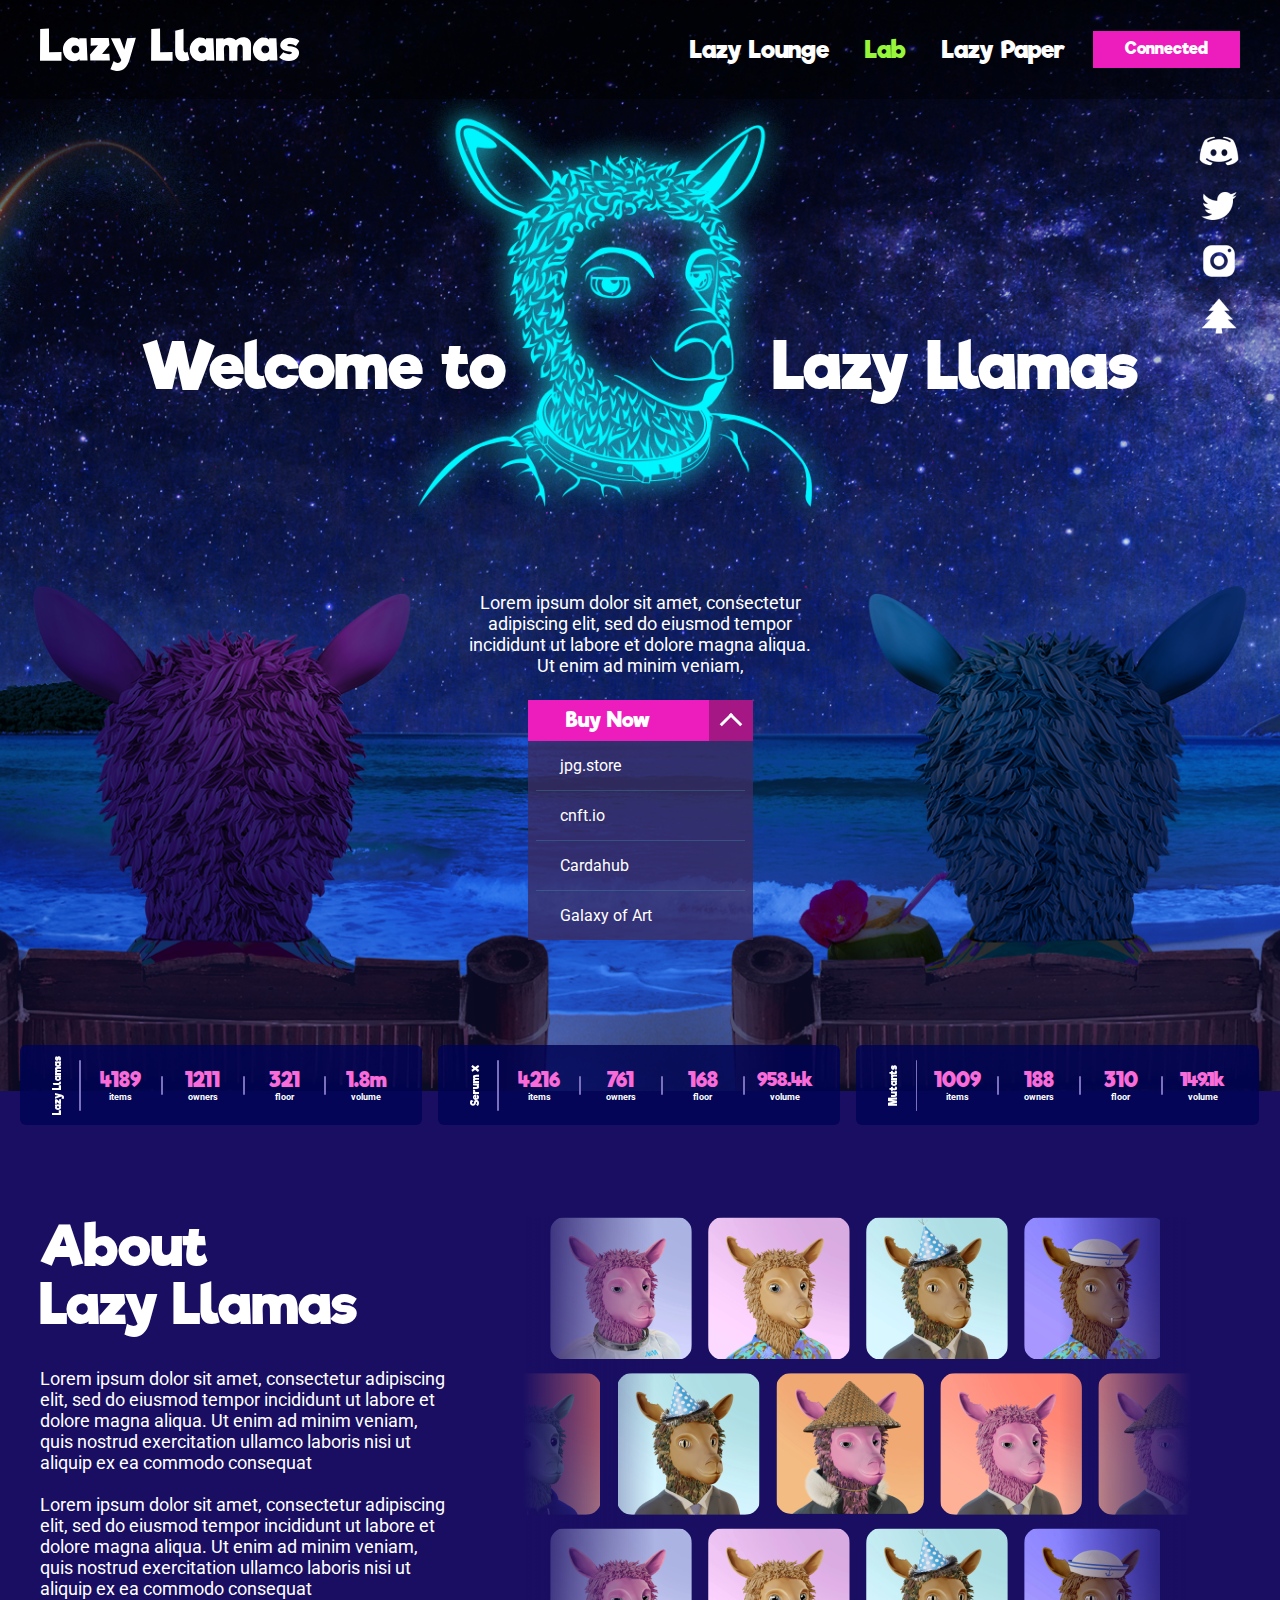
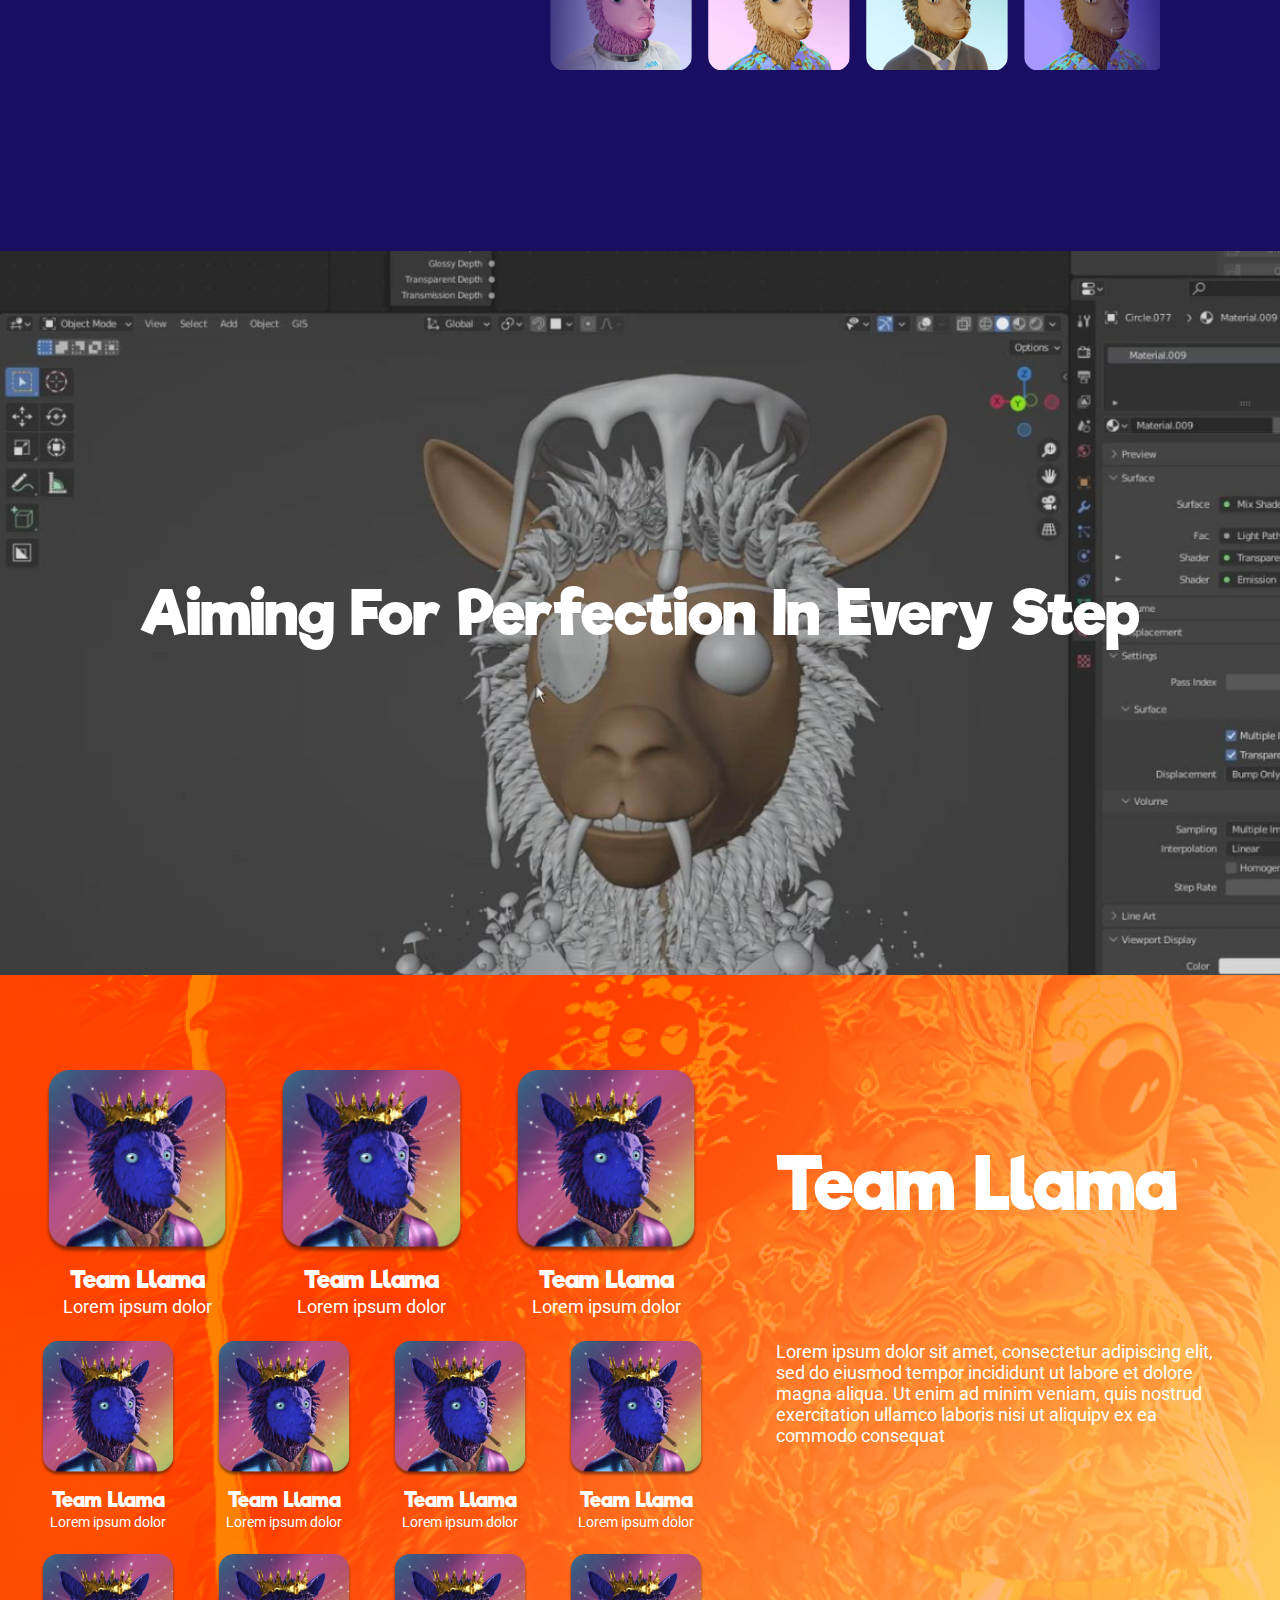
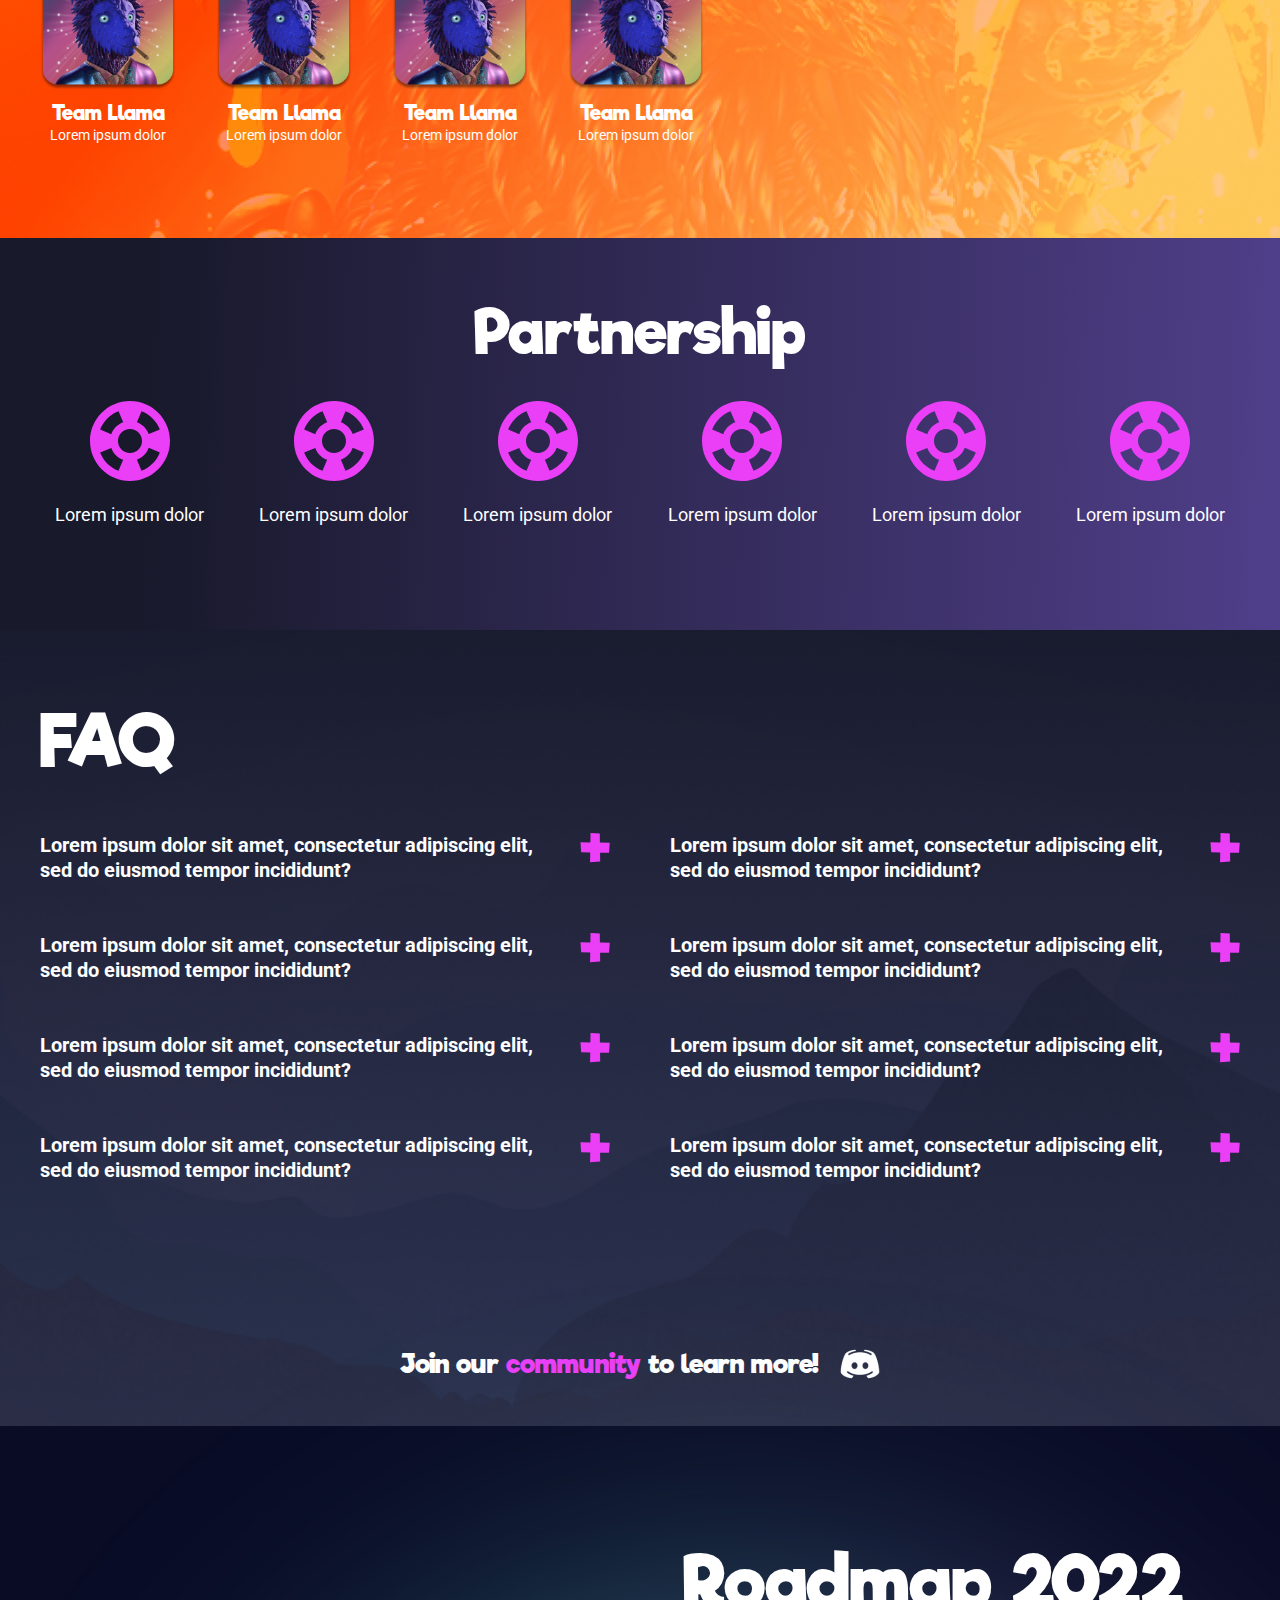
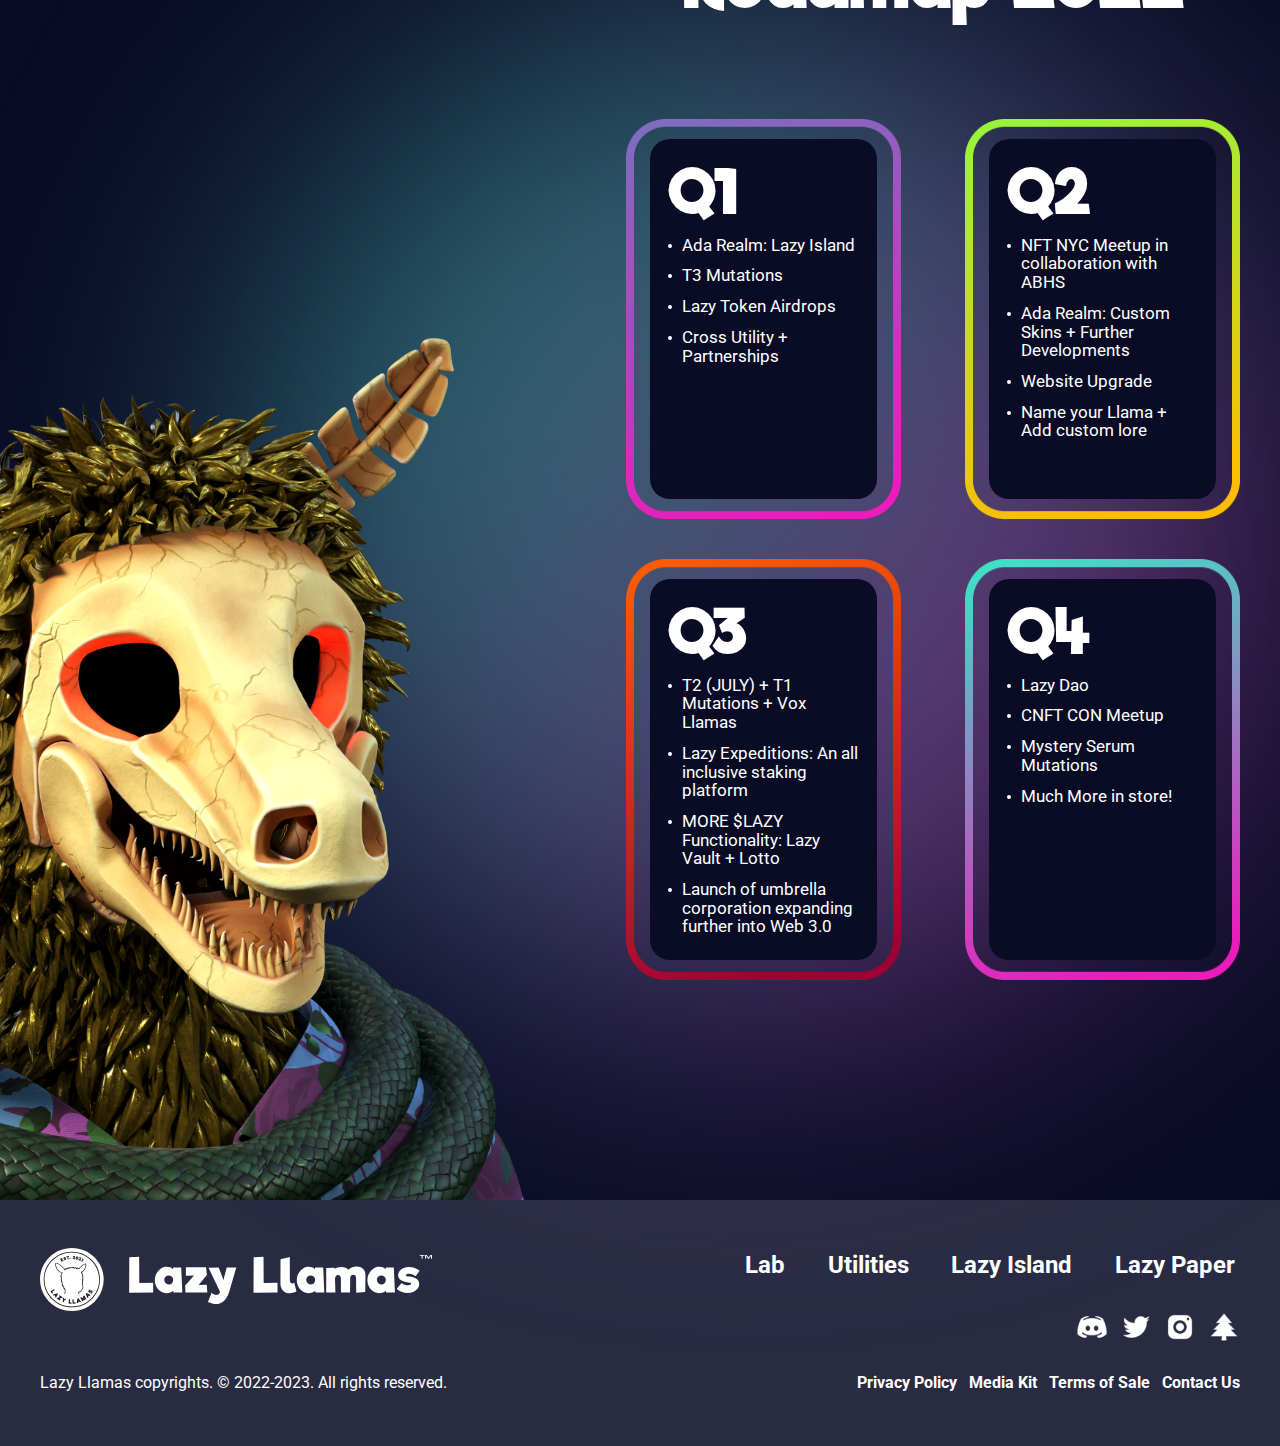
<file: index.html>
<!DOCTYPE html>
<html lang="en">

<head>
    <meta charset="UTF-8">
    <meta http-equiv="X-UA-Compatible" content="IE=edge">
    <meta name="viewport" content="width=device-width, initial-scale=1.0">
    <link rel="preconnect" href="https://fonts.googleapis.com">
    <link rel="preconnect" href="https://fonts.gstatic.com" crossorigin>
    <link href="https://fonts.googleapis.com/css2?family=Roboto:wght@400;700&display=swap" rel="stylesheet">
    <link rel="stylesheet" href="css/main.css">
    <title>Home</title>
</head>

<body>
    <!-- header start
    =========================================== -->
    <header class="header" id="header">
        <div class="auto__container">
            <div class="header__inner">
                <div class="header__inner-logo">
                    <img class="desktop" src="./images/logo.svg" alt="">
                    <img class="mobile" src="./images/logo-mob.svg" alt="">
                </div>
                <nav class="nav" id="menu">
                    <ul class="nav__inner">
                        <li>
                            <a href="#">
                                Lazy Lounge
                            </a>
                        </li>
                        <li>
                            <a href="#" class="active">
                                Lab
                            </a>
                        </li>
                        <li>
                            <a href="#">
                                Lazy Paper
                            </a>
                        </li>
                        <a href="#" class="button uniq">
                            Connected
                        </a>
                    </ul>
                </nav>
                <div class="burger" id="menuBtn">
                    <span></span>
                </div>
            </div>
        </div>
    </header>
    <!-- header end
    =========================================== -->
    <main class="main">
        <!-- intro start
    =========================================== -->
        <section class="intro">
            <div class="auto__container">
                <div class="intro__inner">
                    <div class="intro__inner-social">
                        <a href="#">
                            <img src="./images/icons/social/discord.png" alt="">
                        </a>
                        <a href="#">
                            <img src="./images/icons/social/twitter.png" alt="">
                        </a>
                        <a href="#">
                            <img src="./images/icons/social/instagram.png" alt="">
                        </a>
                        <a href="#">
                            <img src="./images/icons/social/evergreen.png" alt="">
                        </a>
                    </div>
                    <div class="intro__inner-header">
                        <h1>
                            Welcome to
                        </h1>
                        <div class="intro__inner-image">
                            <img src="./images/intro-main.png" alt="">
                        </div>
                        <h1>
                            Lazy Llamas
                        </h1>
                    </div>
                    <p>
                        Lorem ipsum dolor sit amet, consectetur adipiscing elit, sed do eiusmod tempor incididunt ut
                        labore et dolore magna aliqua. Ut enim ad minim veniam,
                    </p>
                    <div class="intro__inner-dropdown">
                        <h6 class="tabBtn sm active" data-tab="#tab-0">
                            Buy Now
                            <span>
                                
                            </span>
                        </h6>
                        <div class="tabEvent active" id="tab-0">
                            <a href="#">
                                jpg.store
                            </a>
                            <a href="#">
                                cnft.io
                            </a>
                            <a href="#">
                                Cardahub
                            </a>
                            <a href="#">
                                Galaxy of Art
                            </a>
                        </div>
                    </div>
                </div>
            </div>
        </section>
        <!-- intro end
    =========================================== -->
        <!-- about start
    =========================================== -->
        <section class="about">
            <div class="about__bg">
                <img src="./images/about-bg.png" alt="">
            </div>
            <div class="stats">
                <div class="auto__container">
                    <div class="stats__inner">
                        <div class="statsItem">
                            <div class="statsItem__name">
                                Lazy Llamas
                            </div>
                            <hr>
                            <div class="statsItem__info">
                                <span class="statsItem__info-num">
                                    4189
                                </span>
                                <span class="statsItem__info-title">
                                    items
                                </span>
                            </div>
                            <hr>
                            <div class="statsItem__info">
                                <span class="statsItem__info-num">
                                    1211
                                </span>
                                <span class="statsItem__info-title">
                                    owners
                                </span>
                            </div>
                            <hr>
                            <div class="statsItem__info">
                                <span class="statsItem__info-num">
                                    321
                                </span>
                                <span class="statsItem__info-title">
                                    floor
                                </span>
                            </div>
                            <hr>
                            <div class="statsItem__info">
                                <span class="statsItem__info-num">
                                    1.8m
                                </span>
                                <span class="statsItem__info-title">
                                    volume
                                </span>
                            </div>
                        </div>
                        <div class="statsItem">
                            <div class="statsItem__name">
                                Serum X
                            </div>
                            <hr>
                            <div class="statsItem__info">
                                <span class="statsItem__info-num">
                                    4216
                                </span>
                                <span class="statsItem__info-title">
                                    items
                                </span>
                            </div>
                            <hr>
                            <div class="statsItem__info">
                                <span class="statsItem__info-num">
                                    761
                                </span>
                                <span class="statsItem__info-title">
                                    owners
                                </span>
                            </div>
                            <hr>
                            <div class="statsItem__info">
                                <span class="statsItem__info-num">
                                    168
                                </span>
                                <span class="statsItem__info-title">
                                    floor
                                </span>
                            </div>
                            <hr>
                            <div class="statsItem__info">
                                <span class="statsItem__info-num sm">
                                    958.4k
                                </span>
                                <span class="statsItem__info-title">
                                    volume
                                </span>
                            </div>
                        </div>
                        <div class="statsItem">
                            <div class="statsItem__name">
                                Mutants
                            </div>
                            <hr>
                            <div class="statsItem__info">
                                <span class="statsItem__info-num">
                                    1009
                                </span>
                                <span class="statsItem__info-title">
                                    items
                                </span>
                            </div>
                            <hr>
                            <div class="statsItem__info">
                                <span class="statsItem__info-num">
                                    188
                                </span>
                                <span class="statsItem__info-title">
                                    owners
                                </span>
                            </div>
                            <hr>
                            <div class="statsItem__info">
                                <span class="statsItem__info-num">
                                    310
                                </span>
                                <span class="statsItem__info-title">
                                    floor
                                </span>
                            </div>
                            <hr>
                            <div class="statsItem__info">
                                <span class="statsItem__info-num sm">
                                    149.1k
                                </span>
                                <span class="statsItem__info-title">
                                    volume
                                </span>
                            </div>
                        </div>
                    </div>
                </div>
            </div>
            <div class="auto__container">
                <div class="about__inner">
                    <div class="about__inner-content">
                        <h3 class="sm">
                            About <br>
                            Lazy Llamas
                        </h3>
                        <p>
                            Lorem ipsum dolor sit amet, consectetur adipiscing elit, sed do eiusmod tempor incididunt ut
                            labore et dolore magna aliqua. Ut enim ad minim veniam, quis nostrud exercitation ullamco
                            laboris nisi ut aliquip ex ea commodo consequat
                        </p>
                        <br>
                        <p>
                            Lorem ipsum dolor sit amet, consectetur adipiscing elit, sed do eiusmod tempor incididunt ut
                            labore et dolore magna aliqua. Ut enim ad minim veniam, quis nostrud exercitation ullamco
                            laboris nisi ut aliquip ex ea commodo consequat
                        </p>
                    </div>
                    <div class="about__inner-sliders">
                        <div class="slider">
                            <div class="slider__item">
                                <div class="slider__item-inner">
                                    <img src="./images/slider/1.png" alt="">
                                </div>
                            </div>
                            <div class="slider__item">
                                <div class="slider__item-inner">
                                    <img src="./images/slider/2.png" alt="">
                                </div>
                            </div>
                            <div class="slider__item">
                                <div class="slider__item-inner">
                                    <img src="./images/slider/3.png" alt="">
                                </div>
                            </div>
                            <div class="slider__item">
                                <div class="slider__item-inner">
                                    <img src="./images/slider/4.png" alt="">
                                </div>
                            </div>
                            <div class="slider__item">
                                <div class="slider__item-inner">
                                    <img src="./images/slider/1.png" alt="">
                                </div>
                            </div>
                            <div class="slider__item">
                                <div class="slider__item-inner">
                                    <img src="./images/slider/2.png" alt="">
                                </div>
                            </div>
                        </div>
                        <div class="sliderRtl" dir="rtl">
                            <div class="slider__item">
                                <div class="slider__item-inner">
                                    <img src="./images/slider2/1.png" alt="">
                                </div>
                            </div>
                            <div class="slider__item">
                                <div class="slider__item-inner">
                                    <img src="./images/slider2/2.png" alt="">
                                </div>
                            </div>
                            <div class="slider__item">
                                <div class="slider__item-inner">
                                    <img src="./images/slider2/3.png" alt="">
                                </div>
                            </div>
                            <div class="slider__item">
                                <div class="slider__item-inner">
                                    <img src="./images/slider2/4.png" alt="">
                                </div>
                            </div>
                            <div class="slider__item">
                                <div class="slider__item-inner">
                                    <img src="./images/slider2/5.png" alt="">
                                </div>
                            </div>
                            <div class="slider__item">
                                <div class="slider__item-inner">
                                    <img src="./images/slider2/1.png" alt="">
                                </div>
                            </div>
                            <div class="slider__item">
                                <div class="slider__item-inner">
                                    <img src="./images/slider2/2.png" alt="">
                                </div>
                            </div>
                        </div>
                        <div class="slider">
                            <div class="slider__item">
                                <div class="slider__item-inner">
                                    <img src="./images/slider/1.png" alt="">
                                </div>
                            </div>
                            <div class="slider__item">
                                <div class="slider__item-inner">
                                    <img src="./images/slider/2.png" alt="">
                                </div>
                            </div>
                            <div class="slider__item">
                                <div class="slider__item-inner">
                                    <img src="./images/slider/3.png" alt="">
                                </div>
                            </div>
                            <div class="slider__item">
                                <div class="slider__item-inner">
                                    <img src="./images/slider/4.png" alt="">
                                </div>
                            </div>
                            <div class="slider__item">
                                <div class="slider__item-inner">
                                    <img src="./images/slider/1.png" alt="">
                                </div>
                            </div>
                            <div class="slider__item">
                                <div class="slider__item-inner">
                                    <img src="./images/slider/2.png" alt="">
                                </div>
                            </div>
                        </div>
                    </div>
                </div>
            </div>
        </section>
        <!-- about end
    =========================================== -->
        <!-- aim start
    =========================================== -->
        <section class="aim">
            <div class="auto__container">
                <div class="aim__inner">
                    <h3>
                        Aiming For Perfection In Every Step
                    </h3>
                </div>
            </div>
        </section>
        <!-- aim end
    =========================================== -->
        <!-- team start
    =========================================== -->
        <section class="team">
            <div class="auto__container">
                <div class="team__inner">
                    <div class="team__inner-row">
                        <div class="teamItem">
                            <div class="teamItem__image">
                                <img src="./images/team-item.png" alt="">
                            </div>
                            <h6>
                                Team Llama
                            </h6>
                            <p>
                                Lorem ipsum dolor
                            </p>
                        </div>
                        <div class="teamItem">
                            <div class="teamItem__image">
                                <img src="./images/team-item.png" alt="">
                            </div>
                            <h6>
                                Team Llama
                            </h6>
                            <p>
                                Lorem ipsum dolor
                            </p>
                        </div>
                        <div class="teamItem">
                            <div class="teamItem__image">
                                <img src="./images/team-item.png" alt="">
                            </div>
                            <h6>
                                Team Llama
                            </h6>
                            <p>
                                Lorem ipsum dolor
                            </p>
                        </div>
                        <div class="teamItem">
                            <div class="teamItem__image">
                                <img src="./images/team-item.png" alt="">
                            </div>
                            <h6 class="sm">
                                Team Llama
                            </h6>
                            <p class="sm">
                                Lorem ipsum dolor
                            </p>
                        </div>
                        <div class="teamItem">
                            <div class="teamItem__image">
                                <img src="./images/team-item.png" alt="">
                            </div>
                            <h6 class="sm">
                                Team Llama
                            </h6>
                            <p class="sm">
                                Lorem ipsum dolor
                            </p>
                        </div>
                        <div class="teamItem">
                            <div class="teamItem__image">
                                <img src="./images/team-item.png" alt="">
                            </div>
                            <h6 class="sm">
                                Team Llama
                            </h6>
                            <p class="sm">
                                Lorem ipsum dolor
                            </p>
                        </div>
                        <div class="teamItem">
                            <div class="teamItem__image">
                                <img src="./images/team-item.png" alt="">
                            </div>
                            <h6 class="sm">
                                Team Llama
                            </h6>
                            <p class="sm">
                                Lorem ipsum dolor
                            </p>
                        </div>
                        <div class="teamItem">
                            <div class="teamItem__image">
                                <img src="./images/team-item.png" alt="">
                            </div>
                            <h6 class="sm">
                                Team Llama
                            </h6>
                            <p class="sm">
                                Lorem ipsum dolor
                            </p>
                        </div>
                        <div class="teamItem">
                            <div class="teamItem__image">
                                <img src="./images/team-item.png" alt="">
                            </div>
                            <h6 class="sm">
                                Team Llama
                            </h6>
                            <p class="sm">
                                Lorem ipsum dolor
                            </p>
                        </div>
                        <div class="teamItem">
                            <div class="teamItem__image">
                                <img src="./images/team-item.png" alt="">
                            </div>
                            <h6 class="sm">
                                Team Llama
                            </h6>
                            <p class="sm">
                                Lorem ipsum dolor
                            </p>
                        </div>
                        <div class="teamItem">
                            <div class="teamItem__image">
                                <img src="./images/team-item.png" alt="">
                            </div>
                            <h6 class="sm">
                                Team Llama
                            </h6>
                            <p class="sm">
                                Lorem ipsum dolor
                            </p>
                        </div>
                    </div>
                    <div class="team__inner-content">
                        <h2>
                            Team Llama
                        </h2>
                        <p>
                            Lorem ipsum dolor sit amet, consectetur adipiscing elit, sed do eiusmod tempor incididunt ut
                            labore et dolore magna aliqua. Ut enim ad minim veniam, quis nostrud exercitation ullamco
                            laboris nisi ut aliquipv ex ea commodo consequat
                        </p>
                    </div>
                </div>
            </div>
        </section>
        <!-- parters start
    =========================================== -->
        <section class="partners">
            <div class="auto__container">
                <div class="partners__inner">
                    <h3>
                        Partnership
                    </h3>
                    <p>
                        Lorem ipsum dolor sit amet, consectetur adipiscing elit, sed do eiusmod tempor incididunt ut
                        labore et dolore magna aliqua. Ut enim ad minim veniam, quis nostrud exercitation ullamco
                        laboris nisi ut aliquip ex ea commodo consequat.
                    </p>
                    <div class="partners__inner-row">
                        <div class="partnersItem">
                            <div class="partnersItem__logo">
                                <img src="./images/partners-logo.svg" alt="">
                            </div>
                            <p>
                                Lorem ipsum dolor
                            </p>
                        </div>
                        <div class="partnersItem">
                            <div class="partnersItem__logo">
                                <img src="./images/partners-logo.svg" alt="">
                            </div>
                            <p>
                                Lorem ipsum dolor
                            </p>
                        </div>
                        <div class="partnersItem">
                            <div class="partnersItem__logo">
                                <img src="./images/partners-logo.svg" alt="">
                            </div>
                            <p>
                                Lorem ipsum dolor
                            </p>
                        </div>
                        <div class="partnersItem">
                            <div class="partnersItem__logo">
                                <img src=".//images/partners-logo.svg" alt="">
                            </div>
                            <p>
                                Lorem ipsum dolor
                            </p>
                        </div>
                        <div class="partnersItem">
                            <div class="partnersItem__logo">
                                <img src="./images/partners-logo.svg" alt="">
                            </div>
                            <p>
                                Lorem ipsum dolor
                            </p>
                        </div>
                        <div class="partnersItem">
                            <div class="partnersItem__logo">
                                <img src="./images/partners-logo.svg" alt="">
                            </div>
                            <p>
                                Lorem ipsum dolor
                            </p>
                        </div>
                    </div>
                </div>
            </div>
        </section>
        <!-- parters end
    =========================================== -->
        <!-- faqs start
    =========================================== -->
        <section class="faqs">
            <div class="auto__container">
                <div class="faqs__inner">
                    <h2>
                        FAQ
                    </h2>
                    <div class="faqs__inner-row">
                        <div class="faqs__inner-col">
                            <div class="faqs__inner-col-accordion">
                                <h6 class="tabBtn xsm" data-tab="#tab-1">
                                    Lorem ipsum dolor sit amet, consectetur adipiscing elit, sed do eiusmod tempor
                                    incididunt?
                                    <span>
                                        <img src="./images/plus.svg" alt="">
                                    </span>
                                </h6>
                                <div class="tabEvent" id="tab-1">
                                    <p>
                                        Lorem ipsum dolor sit amet consectetur adipisicing elit. Totam quisquam omnis
                                        cupiditate reiciendis labore dolor a. Molestiae, minus nemo? Ipsum consectetur
                                        cupiditate accusantium incidunt nam provident corrupti, sequi non obcaecati.
                                    </p>
                                </div>
                            </div>
                            <div class="faqs__inner-col-accordion">
                                <h6 class="tabBtn xsm" data-tab="#tab-2">
                                    Lorem ipsum dolor sit amet, consectetur adipiscing elit, sed do eiusmod tempor
                                    incididunt?
                                    <span>
                                        <img src="./images/plus.svg" alt="">
                                    </span>
                                </h6>
                                <div class="tabEvent" id="tab-2">
                                    <p>
                                        Lorem ipsum dolor sit amet consectetur adipisicing elit. Totam quisquam omnis
                                        cupiditate reiciendis labore dolor a. Molestiae, minus nemo? Ipsum consectetur
                                        cupiditate accusantium incidunt nam provident corrupti, sequi non obcaecati.
                                    </p>
                                </div>
                            </div>
                            <div class="faqs__inner-col-accordion">
                                <h6 class="tabBtn xsm" data-tab="#tab-3">
                                    Lorem ipsum dolor sit amet, consectetur adipiscing elit, sed do eiusmod tempor
                                    incididunt?
                                    <span>
                                        <img src="./images/plus.svg" alt="">
                                    </span>
                                </h6>
                                <div class="tabEvent" id="tab-3">
                                    <p>
                                        Lorem ipsum dolor sit amet consectetur adipisicing elit. Totam quisquam omnis
                                        cupiditate reiciendis labore dolor a. Molestiae, minus nemo? Ipsum consectetur
                                        cupiditate accusantium incidunt nam provident corrupti, sequi non obcaecati.
                                    </p>
                                </div>
                            </div>
                            <div class="faqs__inner-col-accordion">
                                <h6 class="tabBtn xsm" data-tab="#tab-4">
                                    Lorem ipsum dolor sit amet, consectetur adipiscing elit, sed do eiusmod tempor
                                    incididunt?
                                    <span>
                                        <img src="./images/plus.svg" alt="">
                                    </span>
                                </h6>
                                <div class="tabEvent" id="tab-4">
                                    <p>
                                        Lorem ipsum dolor sit amet consectetur adipisicing elit. Totam quisquam omnis
                                        cupiditate reiciendis labore dolor a. Molestiae, minus nemo? Ipsum consectetur
                                        cupiditate accusantium incidunt nam provident corrupti, sequi non obcaecati.
                                    </p>
                                </div>
                            </div>
                        </div>
                        <div class="faqs__inner-col">
                            <div class="faqs__inner-col-accordion">
                                <h6 class="tabBtn xsm" data-tab="#tab-5">
                                    Lorem ipsum dolor sit amet, consectetur adipiscing elit, sed do eiusmod tempor
                                    incididunt?
                                    <span>
                                        <img src="./images/plus.svg" alt="">
                                    </span>
                                </h6>
                                <div class="tabEvent" id="tab-5">
                                    <p>
                                        Lorem ipsum dolor sit amet consectetur adipisicing elit. Totam quisquam omnis
                                        cupiditate reiciendis labore dolor a. Molestiae, minus nemo? Ipsum consectetur
                                        cupiditate accusantium incidunt nam provident corrupti, sequi non obcaecati.
                                    </p>
                                </div>
                            </div>
                            <div class="faqs__inner-col-accordion">
                                <h6 class="tabBtn xsm" data-tab="#tab-6">
                                    Lorem ipsum dolor sit amet, consectetur adipiscing elit, sed do eiusmod tempor
                                    incididunt?
                                    <span>
                                        <img src="./images/plus.svg" alt="">
                                    </span>
                                </h6>
                                <div class="tabEvent" id="tab-6">
                                    <p>
                                        Lorem ipsum dolor sit amet consectetur adipisicing elit. Totam quisquam omnis
                                        cupiditate reiciendis labore dolor a. Molestiae, minus nemo? Ipsum consectetur
                                        cupiditate accusantium incidunt nam provident corrupti, sequi non obcaecati.
                                    </p>
                                </div>
                            </div>
                            <div class="faqs__inner-col-accordion">
                                <h6 class="tabBtn xsm" data-tab="#tab-7">
                                    Lorem ipsum dolor sit amet, consectetur adipiscing elit, sed do eiusmod tempor
                                    incididunt?
                                    <span>
                                        <img src="./images/plus.svg" alt="">
                                    </span>
                                </h6>
                                <div class="tabEvent" id="tab-7">
                                    <p>
                                        Lorem ipsum dolor sit amet consectetur adipisicing elit. Totam quisquam omnis
                                        cupiditate reiciendis labore dolor a. Molestiae, minus nemo? Ipsum consectetur
                                        cupiditate accusantium incidunt nam provident corrupti, sequi non obcaecati.
                                    </p>
                                </div>
                            </div>
                            <div class="faqs__inner-col-accordion">
                                <h6 class="tabBtn xsm" data-tab="#tab-8">
                                    Lorem ipsum dolor sit amet, consectetur adipiscing elit, sed do eiusmod tempor
                                    incididunt?
                                    <span>
                                        <img src="./images/plus.svg" alt="">
                                    </span>
                                </h6>
                                <div class="tabEvent" id="tab-8">
                                    <p>
                                        Lorem ipsum dolor sit amet consectetur adipisicing elit. Totam quisquam omnis
                                        cupiditate reiciendis labore dolor a. Molestiae, minus nemo? Ipsum consectetur
                                        cupiditate accusantium incidunt nam provident corrupti, sequi non obcaecati.
                                    </p>
                                </div>
                            </div>
                        </div>
                    </div>
                    <div class="faqs__inner-footer">
                        <a href="#">
                            <h5>
                                Join our <span>community</span> to learn more!
                            </h5>
                            <span>
                                <img src="./images/icons/social/discord.png" alt="">
                            </span>
                        </a>
                    </div>
                </div>
            </div>
        </section>
        <!-- faqs end
    =========================================== -->
        <!-- roadmap start
    =========================================== -->
        <section class="roadmap">
            <div class="roadmap__bg">
                <div class="roadmap__bg-image">
                    <img src="./images/roadmap/roadmap-image.png" alt="">
                </div>
            </div>
            <div class="auto__container">
                <div class="roadmap__inner">
                    <div class="roadmap__inner-title">
                        <h2>
                            Roadmap 2022
                        </h2>
                    </div>
                    <div class="roadmap__inner-row">
                        <div class="roadmapItem">
                            <div class="roadmapItem__bg">
                                <img src="./images/roadmap/bg-1.png" alt="">
                            </div>
                            <div class="roadmapItem__inner">
                                <h3>
                                    Q1
                                </h3>
                                <ul>
                                    <li>
                                        Ada Realm: Lazy Island
                                    </li>
                                    <li>
                                        T3 Mutations
                                    </li>
                                    <li>
                                        Lazy Token Airdrops
                                    </li>
                                    <li>
                                        Cross Utility + Partnerships
                                    </li>
                                </ul>
                            </div>
                        </div>
                        <div class="roadmapItem">
                            <div class="roadmapItem__bg">
                                <img src="./images/roadmap/bg-2.png" alt="">
                            </div>
                            <div class="roadmapItem__inner">
                                <h3>
                                    Q2
                                </h3>
                                <ul>
                                    <li>
                                        NFT NYC Meetup in collaboration with ABHS
                                    </li>
                                    <li>
                                        Ada Realm: Custom Skins + Further Developments
                                    </li>
                                    <li>
                                        Website Upgrade
                                    </li>
                                    <li>
                                        Name your Llama + Add custom lore
                                    </li>
                                </ul>
                            </div>
                        </div>
                        <div class="roadmapItem">
                            <div class="roadmapItem__bg">
                                <img src="./images/roadmap/bg-3.png" alt="">
                            </div>
                            <div class="roadmapItem__inner">
                                <h3>
                                    Q3
                                </h3>
                                <ul>
                                    <li>
                                        T2 (JULY) + T1 Mutations + Vox Llamas
                                    </li>
                                    <li>
                                        Lazy Expeditions: An all inclusive staking platform
                                    </li>
                                    <li>
                                        MORE $LAZY Functionality: Lazy Vault + Lotto
                                    </li>
                                    <li>
                                        Launch of umbrella corporation expanding further into Web 3.0
                                    </li>
                                </ul>
                            </div>
                        </div>
                        <div class="roadmapItem">
                            <div class="roadmapItem__bg">
                                <img src="./images/roadmap/bg-4.png" alt="">
                            </div>
                            <div class="roadmapItem__inner">
                                <h3>
                                    Q4
                                </h3>
                                <ul>
                                    <li>
                                        Lazy Dao
                                    </li>
                                    <li>
                                        CNFT CON Meetup
                                    </li>
                                    <li>
                                        Mystery Serum Mutations
                                    </li>
                                    <li>
                                        Much More in store!
                                    </li>
                                </ul>
                            </div>
                        </div>
                    </div>
                </div>
            </div>
        </section>
        <!-- roadmap end
    =========================================== -->
        <!-- footer start
    =========================================== -->
        <footer class="footer">
            <div class="auto__container">
                <div class="footer__inner">
                    <div class="footer__inner-row">
                        <a href="#" class="footer__inner-logo">
                            <img src="./images/footer-logo.svg" alt="">
                        </a>
                        <div class="footer__inner-links">
                            <a href="#">
                                Lab
                            </a>
                            <a href="#">
                                Utilities
                            </a>
                            <a href="#">
                                Lazy Island
                            </a>
                            <a href="#">
                                Lazy Paper
                            </a>
                        </div>
                    </div>
                    <div class="footer__inner-social">
                        <a href="#">
                            <img src="./images/icons/social/discord.png" alt="">
                        </a>
                        <a href="#">
                            <img src="./images/icons/social/twitter.png" alt="">
                        </a>
                        <a href="#">
                            <img src="./images/icons/social/instagram.png" alt="">
                        </a>
                        <a href="#">
                            <img src="./images/icons/social/evergreen.png" alt="">
                        </a>
                    </div>
                    <div class="footer__inner-copy">
                        <p>
                            Lazy Llamas copyrights. © 2022-2023. All rights reserved.
                        </p>
                        <div class="footer__inner-copy-links">
                            <a href="#">
                                Privacy Policy
                            </a>
                            <a href="#">
                                Media Kit
                            </a>
                            <a href="#">
                                Terms of Sale
                            </a>
                            <a href="#">
                                Contact Us
                            </a>
                        </div>
                    </div>
                </div>
            </div>
        </footer>
        <!-- footer end
    =========================================== -->
    </main>
    <!-- js
    =========================================== -->
    <script src="./js/jquery.js"></script>
    <script src="./js/slick.min.js"></script>
    <script src="./js/sliders.js"></script>
    <script src="./js/main.js"></script>

</body>

</html>
</file>
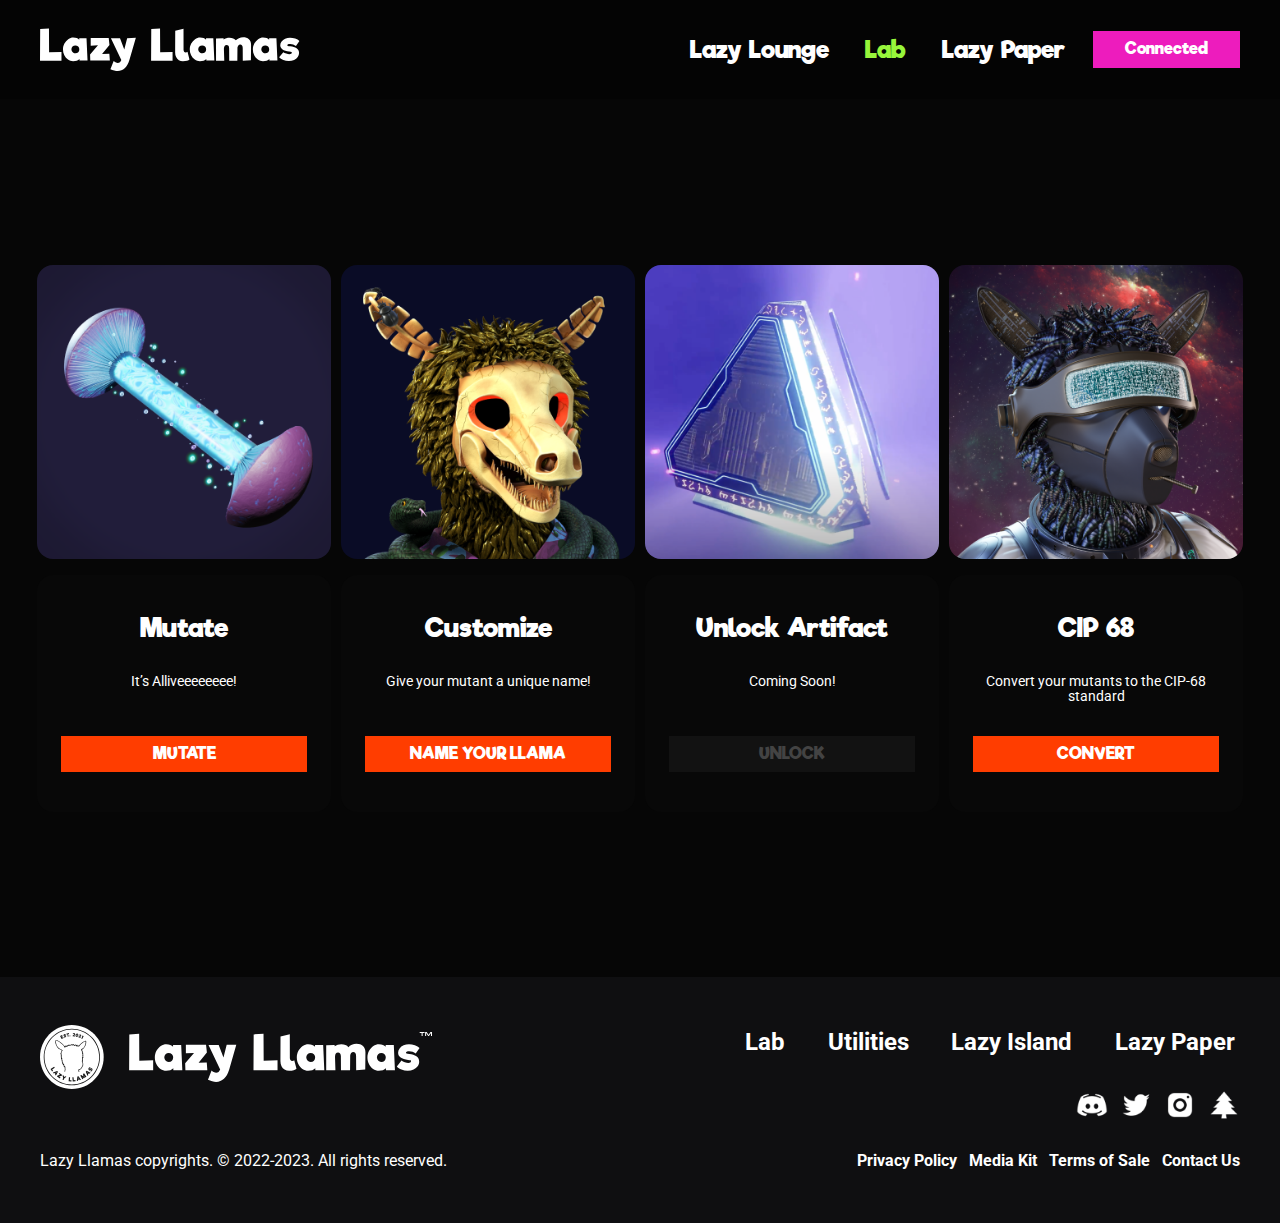
<file: choice.html>
<!DOCTYPE html>
<html lang="en">

<head>
    <meta charset="UTF-8">
    <meta http-equiv="X-UA-Compatible" content="IE=edge">
    <meta name="viewport" content="width=device-width, initial-scale=1.0">
    <link rel="preconnect" href="https://fonts.googleapis.com">
    <link rel="preconnect" href="https://fonts.gstatic.com" crossorigin>
    <link
        href="https://fonts.googleapis.com/css2?family=Roboto+Condensed:wght@400;500;600;700;800&family=Roboto:wght@400;500;700;900&display=swap"
        rel="stylesheet">
    <link rel="stylesheet" href="css/main.css">
    <title>Choice</title>
</head>

<body>
    <!-- header start
    =========================================== -->
    <header class="header dark" id="header">
        <div class="auto__container">
            <div class="header__inner">
                <a href="#" class="header__inner-logo">
                    <img class="desktop" src="./images/logo.svg" alt="">
                    <img class="mobile" src="./images/logo-mob.svg" alt="">
                </a>
                <nav class="nav" id="menu">
                    <ul class="nav__inner">
                        <li>
                            <a href="#">
                                Lazy Lounge
                            </a>
                        </li>
                        <li>
                            <a href="#" class="active">
                                Lab
                            </a>
                        </li>
                        <li>
                            <a href="#">
                                Lazy Paper
                            </a>
                        </li>
                        <a href="#" class="button uniq">
                            Connected
                        </a>
                    </ul>
                </nav>
                <div class="burger" id="menuBtn">
                    <span></span>
                </div>
            </div>
        </div>
    </header>
    <!-- header end
    =========================================== -->
    <main class="main">
        <!-- choice start
    =========================================== -->
        <section class="choice">
            <div class="auto__container big">
                <div class="choice__inner">
                    <div class="choice__inner-row">
                        <div class="choiceItem">
                            <div class="choiceItem__image">
                                <img src="./images/choice/mutate.png" alt="">
                            </div>
                            <div class="choiceItem__content">
                                <h5>
                                    Mutate
                                </h5>
                                <p class="sm">
                                    It’s Alliveeeeeeee!
                                </p>
                                <a href="#" class="button primary">
                                    MUTATE
                                </a>
                            </div>
                        </div>
                        <div class="choiceItem">
                            <div class="choiceItem__image">
                                <img src="./images/choice/customize.png" alt="">
                            </div>
                            <div class="choiceItem__content">
                                <h5>
                                    Customize
                                </h5>
                                <p class="sm">
                                    Give your mutant a unique name!
                                </p>
                                <a href="#" class="button primary">
                                    NAME YOUR LLAMA
                                </a>
                            </div>
                        </div>
                        <div class="choiceItem">
                            <div class="choiceItem__image">
                                <img src="./images/choice/artifact.png" alt="">
                            </div>
                            <div class="choiceItem__content">
                                <h5>
                                    Unlock Artifact
                                </h5>
                                <p class="sm">
                                    Coming Soon!
                                </p>
                                <button disabled class="button primary">
                                    Unlock
                                </button>
                            </div>
                        </div>
                        <div class="choiceItem">
                            <div class="choiceItem__image">
                                <img src="./images/choice/cip.png" alt="">
                            </div>
                            <div class="choiceItem__content">
                                <h5>
                                    CIP 68
                                </h5>
                                <p class="sm">
                                    Convert your mutants to the CIP-68 standard
                                </p>
                                <button class="button primary">
                                    CONVERT
                                </button>
                            </div>
                        </div>
                    </div>
                </div>
            </div>
        </section>
        <!-- choice end
    =========================================== -->
        <!-- footer start
    =========================================== -->
        <footer class="footer dark">
            <div class="auto__container">
                <div class="footer__inner">
                    <div class="footer__inner-row">
                        <a href="#" class="footer__inner-logo">
                            <img src="./images/footer-logo.svg" alt="">
                        </a>
                        <div class="footer__inner-links">
                            <a href="#">
                                Lab
                            </a>
                            <a href="#">
                                Utilities
                            </a>
                            <a href="#">
                                Lazy Island
                            </a>
                            <a href="#">
                                Lazy Paper
                            </a>
                        </div>
                    </div>
                    <div class="footer__inner-social">
                        <a href="#">
                            <img src="./images/icons/social/discord.png" alt="">
                        </a>
                        <a href="#">
                            <img src="./images/icons/social/twitter.png" alt="">
                        </a>
                        <a href="#">
                            <img src="./images/icons/social/instagram.png" alt="">
                        </a>
                        <a href="#">
                            <img src="./images/icons/social/evergreen.png" alt="">
                        </a>
                    </div>
                    <div class="footer__inner-copy">
                        <p>
                            Lazy Llamas copyrights. © 2022-2023. All rights reserved.
                        </p>
                        <div class="footer__inner-copy-links">
                            <a href="#">
                                Privacy Policy
                            </a>
                            <a href="#">
                                Media Kit
                            </a>
                            <a href="#">
                                Terms of Sale
                            </a>
                            <a href="#">
                                Contact Us
                            </a>
                        </div>
                    </div>
                </div>
            </div>
        </footer>
        <!-- footer end
    =========================================== -->
    </main>
    <!-- js
    =========================================== -->
    <script src="./js/main.js"></script>

</body>

</html>
</file>
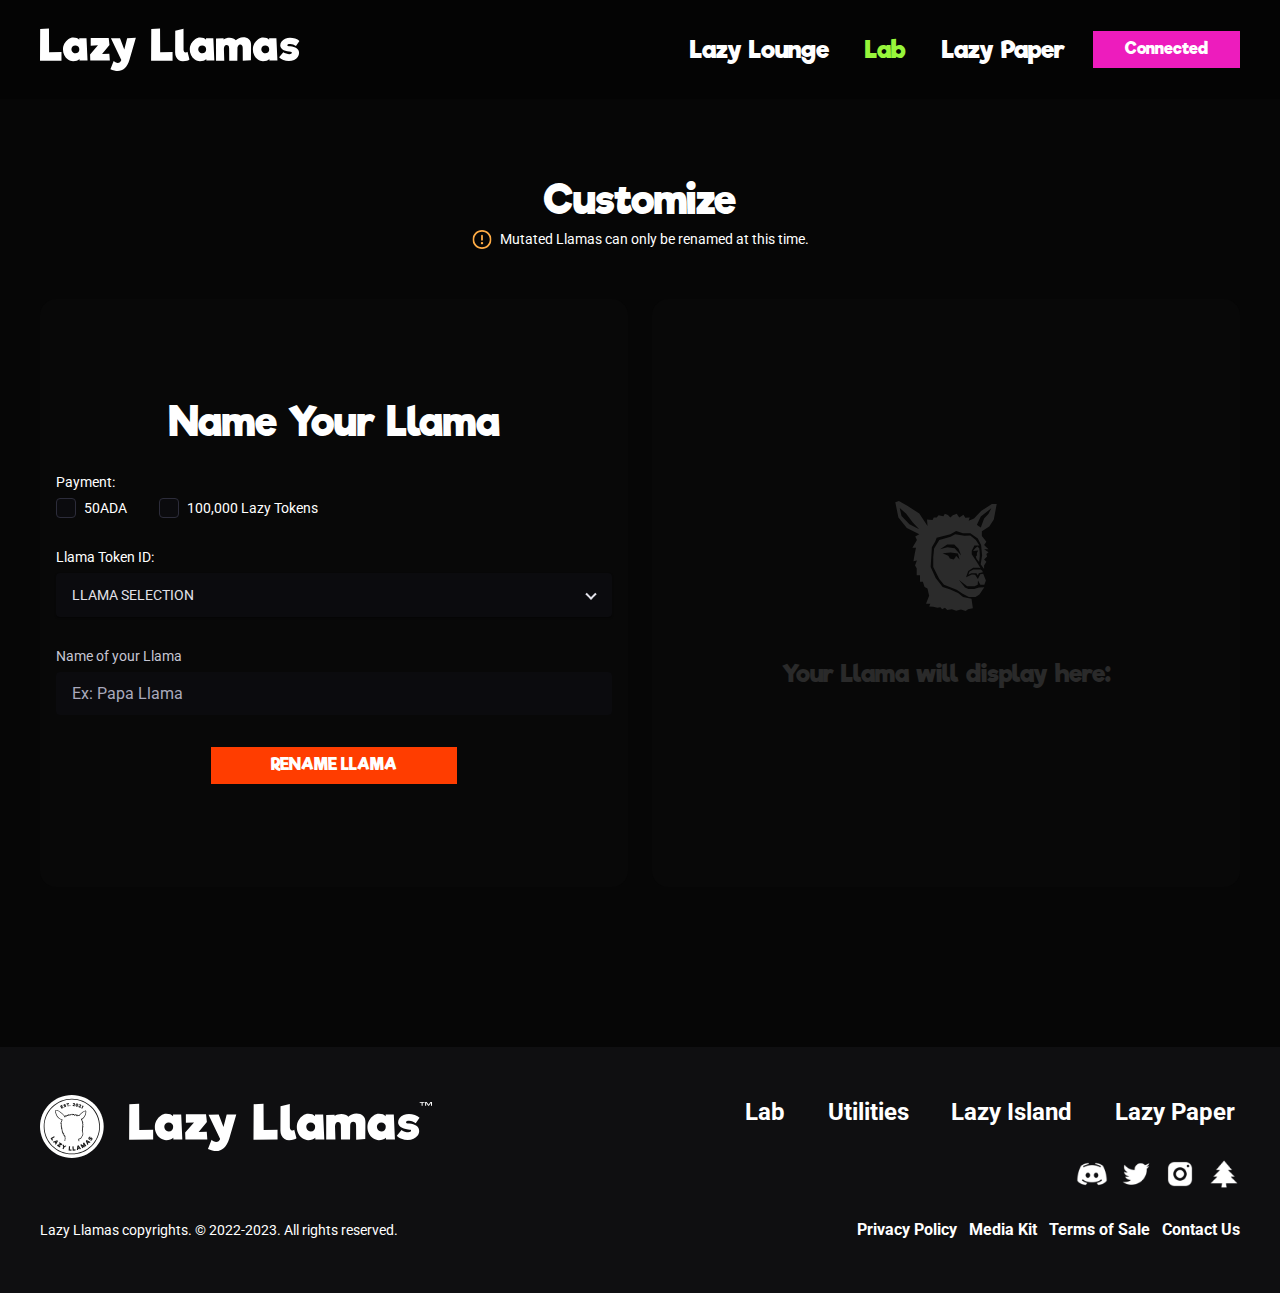
<file: customize.html>
<!DOCTYPE html>
<html lang="en">

<head>
    <meta charset="UTF-8">
    <meta http-equiv="X-UA-Compatible" content="IE=edge">
    <meta name="viewport" content="width=device-width, initial-scale=1.0">
    <link rel="preconnect" href="https://fonts.googleapis.com">
    <link rel="preconnect" href="https://fonts.gstatic.com" crossorigin>
    <link
        href="https://fonts.googleapis.com/css2?family=Roboto+Condensed:wght@400;500;600;700;800&family=Roboto:wght@400;500;700;900&display=swap"
        rel="stylesheet">
    <link rel="stylesheet" href="css/main.css">
    <title>Customize</title>
</head>

<body>
    <!-- header start
    =========================================== -->
    <header class="header dark" id="header">
        <div class="auto__container">
            <div class="header__inner">
                <a href="#" class="header__inner-logo">
                    <img class="desktop" src="./images/logo.svg" alt="">
                    <img class="mobile" src="./images/logo-mob.svg" alt="">
                </a>
                <nav class="nav" id="menu">
                    <ul class="nav__inner">
                        <li>
                            <a href="#">
                                Lazy Lounge
                            </a>
                        </li>
                        <li>
                            <a href="#" class="active">
                                Lab
                            </a>
                        </li>
                        <li>
                            <a href="#">
                                Lazy Paper
                            </a>
                        </li>
                        <a href="#" class="button uniq">
                            Connected
                        </a>
                    </ul>
                </nav>
                <div class="burger" id="menuBtn">
                    <span></span>
                </div>
            </div>
        </div>
    </header>
    <!-- header end
    =========================================== -->
    <main class="main">
        <!-- customize start
    =========================================== -->
        <section class="customize">
            <div class="auto__container big">
                <div class="customize__inner">
                    <div class="customize__inner-title">
                        <h4>
                            Customize
                        </h4>
                        <p class="sm">
                            <span>
                                <img src="./images/icons/warn.svg" alt="">
                            </span>
                            Mutated Llamas can only be renamed at this time.
                        </p>
                    </div>
                    <div class="customize__inner-row">
                        <div class="customize__inner-content">
                            <div class="customizeForm active">
                                <h4>
                                    Name Your Llama
                                </h4>
                                <div class="customizeForm__row">
                                    <p class="sm">
                                        Payment:
                                    </p>
                                    <div class="check__outer">
                                        <label class="check">
                                            <div class="check__box">
                                                <input type="checkbox">
                                                <span></span>
                                            </div>
                                            <p>
                                                50ADA
                                            </p>
                                        </label>
                                        <label class="check">
                                            <div class="check__box">
                                                <input type="checkbox">
                                                <span></span>
                                            </div>
                                            <p>
                                                100,000 Lazy Tokens
                                            </p>
                                        </label>
                                    </div>
                            
                                </div>
                                <div class="customizeForm__row">
                                    <p class="sm">
                                        Llama Token ID:
                                    </p>
                                    <div class="select">
                                        <div class="selected">
                                            LLAMA Selection
                                        </div>
                                        <ul class="options ">
                                            <li class="option">
                                                LAZY LLAMA #0871
                                            </li>
                                            <li class="option">
                                                LAZY LLAMA #1487
                                            </li>
                                            <li class="option">
                                                LAZY LLAMA #2601
                                            </li>
                                            <li class="option">
                                                LAZY LLAMA #3554
                                            </li>
                                        </ul>
                                    </div>
                                </div>
                                <label class="customizeForm__row">
                                    <p class="sm gray">
                                        Name of your Llama
                                    </p>
                                    <div class="input">
                                        <input type="text" placeholder="Ex: Papa Llama">
                                    </div>
                                </label>
                                <button type="submit" class="button primary">
                                    RENAME LLAMA
                                </button>
                            </div>
                            <div class="customizeSuccess ">
                                <div class="customizeSuccess__title">
                                    <h2 class="sm">
                                        Congrats! 🎉
                                    </h2>
                                    <h5 class="sm">
                                        Your Llama has now been renamed!
                                    </h5>
                                </div>
                                <div class="customizeSuccess__name">
                                    <p>
                                        Old Llama Name:
                                    </p>
                                    <h6>
                                        Lazy Llama #2401
                                    </h6>
                                    <p>
                                        New Llama Name:
                                    </p>
                                    <h4>
                                        Mooki Da Don
                                    </h4>
                                </div>
                                <div class="button__row">
                                    <a href="#" class="button twitter">
                                        SHARE ON TWITTER
                                        <span>
                                            <img src="./images/icons/social/twitter.png" alt="">
                                        </span>
                                    </a>
                                    <a href="#" class="button discord">
                                        SHARE ON DISCORD
                                        <span>
                                            <img src="./images/icons/social/discord.png" alt="">
                                        </span>
                                    </a>
                                </div>
                            </div>
                        </div>
                        <div class="customize__inner-image">
                            <div class="customizeBanner">
                                <div class="customizeBanner__content active">
                                    <div class="customizeBanner__icon">
                                        <img src="./images/icons/llama-icon.svg" alt="">
                                    </div>
                                    <h6>
                                        Your Llama will display here:
                                    </h6>
                                </div>
                                <div class="customizeBanner__image ">
                                    <img src="./images/customize/1.png" alt="">
                                </div>
                            </div>
                        </div>
                    </div>
                </div>
            </div>
        </section>
        <!-- customize end
    =========================================== -->
        <!-- footer start
    =========================================== -->
        <footer class="footer dark">
            <div class="auto__container">
                <div class="footer__inner">
                    <div class="footer__inner-row">
                        <a href="#" class="footer__inner-logo">
                            <img src="./images/footer-logo.svg" alt="">
                        </a>
                        <div class="footer__inner-links">
                            <a href="#">
                                Lab
                            </a>
                            <a href="#">
                                Utilities
                            </a>
                            <a href="#">
                                Lazy Island
                            </a>
                            <a href="#">
                                Lazy Paper
                            </a>
                        </div>
                    </div>
                    <div class="footer__inner-social">
                        <a href="#">
                            <img src="./images/icons/social/discord.png" alt="">
                        </a>
                        <a href="#">
                            <img src="./images/icons/social/twitter.png" alt="">
                        </a>
                        <a href="#">
                            <img src="./images/icons/social/instagram.png" alt="">
                        </a>
                        <a href="#">
                            <img src="./images/icons/social/evergreen.png" alt="">
                        </a>
                    </div>
                    <div class="footer__inner-copy">
                        <p class="sm">
                            Lazy Llamas copyrights. © 2022-2023. All rights reserved.
                        </p>
                        <div class="footer__inner-copy-links">
                            <a href="#">
                                Privacy Policy
                            </a>
                            <a href="#">
                                Media Kit
                            </a>
                            <a href="#">
                                Terms of Sale
                            </a>
                            <a href="#">
                                Contact Us
                            </a>
                        </div>
                    </div>
                </div>
            </div>
        </footer>
        <!-- footer end
    =========================================== -->
    </main>
    <div class="modal">
        <div class="modal__inner">
            <div class="modal__inner-top">
                <h6>
                    <span>
                        <img src="./images/icons/warn-pink.svg" alt="">
                    </span>
                    Connect Wallet
                </h6>
                <div class="modal__inner-close">
                    <img src="./images/icons/close.svg" alt="">
                </div>
            </div>
            <div class="modal__inner-content">
                <p>
                    Wallet must be connected to process with any other
                    features moving foward.
                </p>
            </div>
            <a href="#" class="button uniq">
                Connect Wallet
            </a>
        </div>
    </div>
    <!-- js
    =========================================== -->
    <script src="./js/main.js"></script>

</body>

</html>
</file>
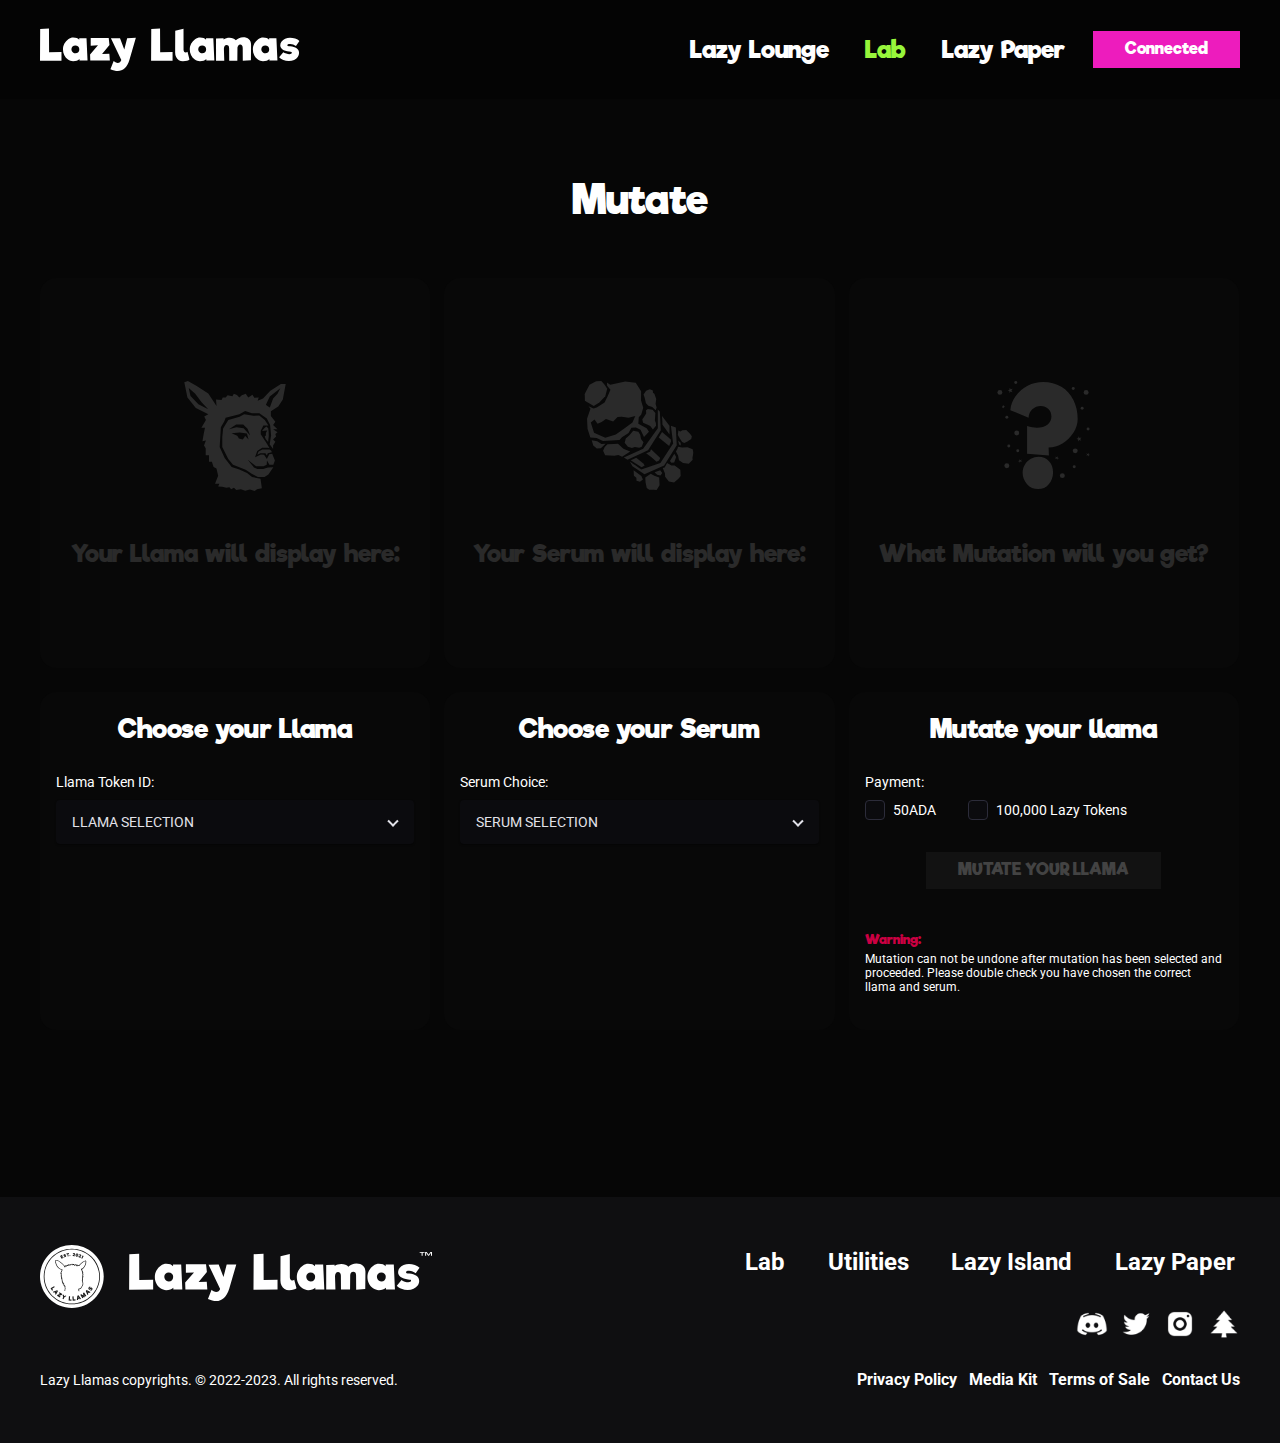
<file: mutate.html>
<!DOCTYPE html>
<html lang="en">

<head>
    <meta charset="UTF-8">
    <meta http-equiv="X-UA-Compatible" content="IE=edge">
    <meta name="viewport" content="width=device-width, initial-scale=1.0">
    <link rel="preconnect" href="https://fonts.googleapis.com">
    <link rel="preconnect" href="https://fonts.gstatic.com" crossorigin>
    <link
        href="https://fonts.googleapis.com/css2?family=Roboto+Condensed:wght@400;500;600;700;800&family=Roboto:wght@400;500;700;900&display=swap"
        rel="stylesheet">
    <link rel="stylesheet" href="css/main.css">
    <title>Mutate</title>
</head>

<body>
    <!-- header start
    =========================================== -->
    <header class="header dark" id="header">
        <div class="auto__container">
            <div class="header__inner">
                <a href="#" class="header__inner-logo">
                    <img class="desktop" src="./images/logo.svg" alt="">
                    <img class="mobile" src="./images/logo-mob.svg" alt="">
                </a>
                <nav class="nav" id="menu">
                    <ul class="nav__inner">
                        <li>
                            <a href="#">
                                Lazy Lounge
                            </a>
                        </li>
                        <li>
                            <a href="#" class="active">
                                Lab
                            </a>
                        </li>
                        <li>
                            <a href="#">
                                Lazy Paper
                            </a>
                        </li>
                        <a href="#" class="button uniq">
                            Connected
                        </a>
                    </ul>
                </nav>
                <div class="burger" id="menuBtn">
                    <span></span>
                </div>
            </div>
        </div>
    </header>
    <!-- header end
    =========================================== -->
    <main class="main">
        <!-- mutate start
    =========================================== -->
        <section class="mutate">
            <div class="auto__container big">
                <div class="mutate__inner">
                    <div class="mutate__inner-title">
                        <h4>
                            Mutate
                        </h4>
                    </div>
                    <div class="mutate__inner-row">
                        <div class="mutateItem ">
                            <div class="mutateItem__image">
                                <div class="mutateItem__overlay">
                                    <div class="mutateItem__icon">
                                        <img src="./images/icons/llama-icon.svg" alt="">
                                    </div>
                                    <h6>
                                        Your Llama will display here:
                                    </h6>
                                </div>
                                <img src="./images/mutate/1.png" alt="">
                            </div>
                            <div class="mutateItem__content">
                                <h5>
                                    Choose your Llama
                                </h5>
                                <p class="sm">
                                    Llama Token ID:
                                </p>
                                <div class="select">
                                    <div class="selected">
                                        LLAMA Selection
                                    </div>
                                    <ul class="options ">
                                        <li class="option">
                                            LAZY LLAMA #0871
                                        </li>
                                        <li class="option">
                                            LAZY LLAMA #1487
                                        </li>
                                        <li class="option">
                                            LAZY LLAMA #2601
                                        </li>
                                        <li class="option">
                                            LAZY LLAMA #3554
                                        </li>
                                    </ul>
                                </div>
                            </div>
                        </div>
                        <div class="mutateItem ">
                            <div class="mutateItem__image">
                                <div class="mutateItem__overlay">
                                    <div class="mutateItem__icon">
                                        <img src="./images/icons/serum.svg" alt="">
                                    </div>
                                    <h6>
                                        Your Serum will display here:
                                    </h6>
                                </div>
                                <img src="./images/mutate/2.png" alt="">
                            </div>
                            <div class="mutateItem__content">
                                <h5>
                                    Choose your Serum
                                </h5>
                                <p class="sm">
                                    Serum Choice:
                                </p>
                                <div class="select">
                                    <div class="selected">
                                        Serum selection
                                    </div>
                                    <ul class="options">
                                        <li class="option">
                                            T2 Serum #021
                                        </li>
                                        <li class="option">
                                            T2 Serum #022
                                        </li>
                                        <li class="option">
                                            T2 Serum #023
                                        </li>
                                        <li class="option">
                                            T2 Serum #024
                                        </li>
                                    </ul>
                                </div>
                            </div>
                        </div>
                        <div class="mutateItem ">
                            <div class="mutateItem__image">
                                <div class="mutateItem__overlay">
                                    <div class="mutateItem__icon">
                                        <img src="./images/icons/question.svg" alt="">
                                    </div>
                                    <h6>
                                        What Mutation will you get?
                                    </h6>
                                </div>
                                <img src="./images/choice/mutate.png" alt="">
                            </div>
                            <div class="mutateItem__content">
                                <h5>
                                    Mutate your llama
                                </h5>
                                <p class="sm">
                                    Payment:
                                </p>
                                <div class="check__outer">
                                    <label class="check">
                                        <div class="check__box">
                                            <input type="checkbox">
                                            <span></span>
                                        </div>
                                        <p>
                                            50ADA
                                        </p>
                                    </label>
                                    <label class="check">
                                        <div class="check__box">
                                            <input type="checkbox">
                                            <span></span>
                                        </div>
                                        <p>
                                            100,000 Lazy Tokens
                                        </p>
                                    </label>
                                </div>
                                <button disabled class="button primary">
                                    MUTATE YOUR LLAMA
                                </button>
                                <div class="mutateItem__content-warn">
                                    <h6>
                                        Warning:
                                    </h6>
                                    <p>
                                        Mutation can not be undone after mutation has been selected and proceeded. Please double check you have chosen the correct llama and serum.
                                    </p>
                                </div>
                            </div>
                        </div>
                    </div>
                </div>
            </div>
        </section>
        <!-- mutate end
    =========================================== -->
        <!-- footer start
    =========================================== -->
        <footer class="footer dark">
            <div class="auto__container">
                <div class="footer__inner">
                    <div class="footer__inner-row">
                        <a href="#" class="footer__inner-logo">
                            <img src="./images/footer-logo.svg" alt="">
                        </a>
                        <div class="footer__inner-links">
                            <a href="#">
                                Lab
                            </a>
                            <a href="#">
                                Utilities
                            </a>
                            <a href="#">
                                Lazy Island
                            </a>
                            <a href="#">
                                Lazy Paper
                            </a>
                        </div>
                    </div>
                    <div class="footer__inner-social">
                        <a href="#">
                            <img src="./images/icons/social/discord.png" alt="">
                        </a>
                        <a href="#">
                            <img src="./images/icons/social/twitter.png" alt="">
                        </a>
                        <a href="#">
                            <img src="./images/icons/social/instagram.png" alt="">
                        </a>
                        <a href="#">
                            <img src="./images/icons/social/evergreen.png" alt="">
                        </a>
                    </div>
                    <div class="footer__inner-copy">
                        <p class="sm">
                            Lazy Llamas copyrights. © 2022-2023. All rights reserved.
                        </p>
                        <div class="footer__inner-copy-links">
                            <a href="#">
                                Privacy Policy
                            </a>
                            <a href="#">
                                Media Kit
                            </a>
                            <a href="#">
                                Terms of Sale
                            </a>
                            <a href="#">
                                Contact Us
                            </a>
                        </div>
                    </div>
                </div>
            </div>
        </footer>
        <!-- footer end
    =========================================== -->
    </main>
    <div class="modal">
        <div class="modal__inner">
            <div class="modal__inner-top">
                <h6>
                    <span>
                        <img src="./images/icons/warn-pink.svg" alt="">
                    </span>
                    Connect Wallet
                </h6>
                <button class="modal__inner-close">
                    <img src="./images/icons/close.svg" alt="">
                </button>
            </div>
            <div class="modal__inner-content">
                <p>
                    Wallet must be connected to process with any other
                    features moving foward.
                </p>
            </div>
            <a href="#" class="button uniq">
                Connect Wallet
            </a>
        </div>
    </div>
    <!-- js
    =========================================== -->
    <script src="./js/main.js"></script>

</body>

</html>
</file>
<file: css/main.css>
@import "./fonts/stylesheet.css";
html, body {
  scroll-behavior: smooth;
}

*,
*::before,
*::after {
  margin: 0;
  padding: 0;
  border: none;
  outline: none;
  -webkit-box-sizing: border-box;
          box-sizing: border-box;
}

button {
  outline: none;
}

button:focus {
  outline: none;
}

input::-webkit-outer-spin-button,
input::-webkit-inner-spin-button {
  -webkit-appearance: none;
  margin: 0;
}

/* width */
::-webkit-scrollbar {
  width: 8px;
}

/* Track */
::-webkit-scrollbar-track {
  background: #fff;
}

/* Handle */
::-webkit-scrollbar-thumb {
  background: rgba(0, 0, 0, 0.2);
  border-radius: 10px;
}

/* Handle on hover */
::-webkit-scrollbar-thumb:hover {
  background: rgba(0, 0, 0, 0.3);
}

/*** 
====================================================================
Global Settings
====================================================================
   ***/
body {
  font-family: "Roboto", sans-serif;
  font-size: 18px;
  color: #fff;
  line-height: 21px;
  font-weight: 400;
  background: #060606;
}
body.active {
  overflow: hidden;
}

a {
  text-decoration: none;
  opacity: 1;
  color: #fff;
  -webkit-transition: 0.3s ease;
  transition: 0.3s ease;
  cursor: pointer;
}
a:hover {
  opacity: 0.88;
}

.auto__container {
  position: relative;
  max-width: 1460px;
  margin: 0 auto;
  padding: 0 40px;
}
.auto__container.big {
  max-width: 1560px;
}

h1,
h2,
h3,
h4,
h5,
h6 {
  font-family: "Riffic Free", sans-serif;
  font-weight: 700;
}

ul li {
  list-style: none;
}

h1 {
  font-size: 78px;
  line-height: 81px;
}

h2 {
  font-size: 80px;
  line-height: 103%;
}
h2.sm {
  font-size: 72px;
}

h3 {
  font-size: 60px;
  line-height: 58px;
}
h3.sm {
  font-size: 56px;
  line-height: 103%;
}

h4 {
  font-size: 48px;
  line-height: 103%;
}
h4.big {
  font-size: 50px;
}

h5 {
  font-size: 32px;
  line-height: 103%;
}
h5.sm {
  font-size: 28px;
}

h6 {
  font-size: 24px;
  line-height: 103%;
}
h6.sm {
  font-size: 22px;
  line-height: 23px;
}
h6.xsm {
  font-family: "Roboto", sans-serif;
  font-weight: 700;
  font-size: 20px;
}

p.sm {
  font-size: 16px;
  line-height: 18px;
}

.main {
  overflow: hidden;
}

.button {
  display: -webkit-inline-box;
  display: -ms-inline-flexbox;
  display: inline-flex;
  -webkit-box-pack: center;
      -ms-flex-pack: center;
          justify-content: center;
  -webkit-box-align: center;
      -ms-flex-align: center;
          align-items: center;
  font-size: 16px;
  font-weight: 700;
  line-height: 104%;
  font-family: "Riffic Free", sans-serif;
  padding: 10px 32px;
  cursor: pointer;
  -webkit-transition: 0.3s ease;
  transition: 0.3s ease;
}
.button__row {
  display: -webkit-box;
  display: -ms-flexbox;
  display: flex;
}
.button__row .button {
  margin-right: 16px;
}
.button__row .button:last-child {
  margin: 0;
}
.button.uniq {
  color: #fff;
  background-color: #ed1cbd;
}
.button.uniq:hover {
  opacity: 1;
  background-color: #A51784;
}
.button.primary {
  background-color: #ff3d00;
  color: #fff;
  text-transform: uppercase;
}
.button.primary:hover {
  opacity: 1;
  background-color: #fff;
  color: #060606;
}
.button.twitter {
  background-color: #0eabee;
  text-transform: uppercase;
}
.button.twitter:hover {
  background-color: #EA3EF7;
}
.button.discord {
  background-color: #5e48a1;
}
.button.discord:hover {
  background-color: #A51784;
}
.button:disabled {
  background-color: #121212;
  color: #434343;
  pointer-events: none;
}
.button span {
  width: 24px;
  height: 24px;
  display: -webkit-box;
  display: -ms-flexbox;
  display: flex;
  -webkit-box-pack: center;
      -ms-flex-pack: center;
          justify-content: center;
  -webkit-box-align: center;
      -ms-flex-align: center;
          align-items: center;
  margin-left: 10px;
}
.button span img {
  width: 100%;
}

.check {
  display: -webkit-box;
  display: -ms-flexbox;
  display: flex;
  -webkit-box-align: center;
      -ms-flex-align: center;
          align-items: center;
}
.check__outer {
  display: -webkit-box;
  display: -ms-flexbox;
  display: flex;
  -webkit-box-align: center;
      -ms-flex-align: center;
          align-items: center;
}
.check__outer .check {
  margin-right: 32px;
}
.check__outer .check:last-child {
  margin-right: 0;
}
.check__box {
  width: 20px;
  height: 20px;
  margin-right: 8px;
  position: relative;
}
.check__box input {
  position: absolute;
  top: 0;
  left: 0;
  width: 100%;
  height: 100%;
  z-index: 2;
  opacity: 0;
  cursor: pointer;
}
.check__box input:checked ~ span {
  background-color: #6100ff;
}
.check__box input:checked ~ span::before {
  opacity: 1;
}
.check__box span {
  position: absolute;
  top: 0;
  left: 0;
  width: 100%;
  height: 100%;
  z-index: 1;
  background-color: #0b0b0e;
  border-radius: 4px;
  border: 1px solid #2c2c3a;
  -webkit-transition: 0.3s ease;
  transition: 0.3s ease;
}
.check__box span::before {
  position: absolute;
  top: 50%;
  left: 50%;
  width: 70%;
  height: 35%;
  border-top: 2px solid #fff;
  border-right: 2px solid #fff;
  content: "";
  -webkit-transform: translate(-50%, -70%) rotate(135deg);
          transform: translate(-50%, -70%) rotate(135deg);
  -webkit-transition: 0.3s ease;
  transition: 0.3s ease;
  opacity: 0;
}
.check__box p {
  font-size: 16px;
  line-height: 100%;
  font-weight: 400;
  color: #fff;
}
.check p {
  font-size: 16px;
  line-height: 100%;
}

.select {
  position: relative;
}

.selected {
  font-size: 14px;
  line-height: 20px;
  padding: 12px 16px;
  border-radius: 4px;
  background-color: #0b0b0e;
  -webkit-box-shadow: 0px 1px 2px rgba(0, 0, 0, 0.45);
          box-shadow: 0px 1px 2px rgba(0, 0, 0, 0.45);
  text-align: start;
  text-transform: uppercase;
  position: relative;
  color: #e2e2e9;
}
.selected::before {
  position: absolute;
  top: 50%;
  right: 17px;
  width: 8px;
  height: 8px;
  border-top: 2px solid #e2e2e9;
  border-right: 2px solid #e2e2e9;
  content: "";
  -webkit-transform: translateY(-60%) rotate(135deg);
          transform: translateY(-60%) rotate(135deg);
}

.options {
  position: absolute;
  z-index: 99;
  top: calc(100% + 2px);
  left: 0;
  width: 100%;
  padding: 0 8px;
  max-height: 0;
  opacity: 0;
  overflow: hidden;
  display: -webkit-box;
  display: -ms-flexbox;
  display: flex;
  -webkit-box-orient: vertical;
  -webkit-box-direction: normal;
      -ms-flex-direction: column;
          flex-direction: column;
  background-color: #0b0b0e;
  border: 1px solid #2c2c3a;
  border-radius: 4px;
  -webkit-transition: 0.4s ease;
  transition: 0.4s ease;
}
.options.active {
  max-height: 400px;
  opacity: 1;
  padding: 8px;
}

.option {
  width: 100%;
  font-size: 14px;
  line-height: 20px;
  padding: 12px 8px;
  border-radius: 4px;
  text-align: start;
  cursor: pointer;
  -webkit-transition: 0.3s ease;
  transition: 0.3s ease;
  color: #fff;
  margin-bottom: 4px;
}
.option:last-child {
  margin: 0;
}
.option:hover {
  background-color: #7b70be;
}

.input {
  position: relative;
  display: -webkit-box;
  display: -ms-flexbox;
  display: flex;
}
.input input {
  width: 100%;
  height: 100%;
  background-color: #0b0b0e;
  color: #fff;
  padding: 12px 16px;
  border-radius: 4px;
  font-size: 16px;
  line-height: 20px;
  font-family: "Roboto", sans-serif;
}
.input input::-webkit-input-placeholder {
  color: #a9a9bc;
}
.input input::-moz-placeholder {
  color: #a9a9bc;
}
.input input:-ms-input-placeholder {
  color: #a9a9bc;
}
.input input::-ms-input-placeholder {
  color: #a9a9bc;
}
.input input::placeholder {
  color: #a9a9bc;
}

.modal {
  background-color: #06060660;
  position: fixed;
  top: 0;
  left: 0;
  width: 100%;
  height: 100%;
  z-index: 9999;
  display: none;
  padding: 20px;
}
.modal.active {
  display: -webkit-box;
  display: -ms-flexbox;
  display: flex;
  -webkit-animation: fadeIn 0.4s;
          animation: fadeIn 0.4s;
}
.modal__inner {
  width: 100%;
  max-width: 462px;
  margin: auto;
  background: rgba(44, 44, 58, 0.3);
  -webkit-box-shadow: 0px 4px 6px rgba(11, 11, 14, 0.4);
          box-shadow: 0px 4px 6px rgba(11, 11, 14, 0.4);
  -webkit-backdrop-filter: blur(50px);
          backdrop-filter: blur(50px);
  border-radius: 8px;
  padding: 24px;
}
.modal__inner-close {
  width: 24px;
  height: 24px;
  display: -webkit-box;
  display: -ms-flexbox;
  display: flex;
  -webkit-box-pack: center;
      -ms-flex-pack: center;
          justify-content: center;
  -webkit-box-align: center;
      -ms-flex-align: center;
          align-items: center;
  cursor: pointer;
  -webkit-transition: 0.3s ease;
  transition: 0.3s ease;
  background-color: transparent;
}
.modal__inner-close:hover {
  opacity: 0.7;
}
.modal__inner-close img {
  width: 100%;
}
.modal__inner-top {
  display: -webkit-box;
  display: -ms-flexbox;
  display: flex;
  -webkit-box-align: center;
      -ms-flex-align: center;
          align-items: center;
  -webkit-box-pack: justify;
      -ms-flex-pack: justify;
          justify-content: space-between;
}
.modal__inner-top h6 {
  display: -webkit-box;
  display: -ms-flexbox;
  display: flex;
  -webkit-box-align: center;
      -ms-flex-align: center;
          align-items: center;
}
.modal__inner-top h6 span {
  width: 24px;
  height: 24px;
  display: -webkit-box;
  display: -ms-flexbox;
  display: flex;
  -webkit-box-pack: center;
      -ms-flex-pack: center;
          justify-content: center;
  -webkit-box-align: center;
      -ms-flex-align: center;
          align-items: center;
  margin-right: 8px;
}
.modal__inner-top h6 span img {
  width: 100%;
}
.modal__inner-content {
  padding: 45px 0;
}
.modal__inner-content p {
  max-width: 382px;
  margin: 0 0 0 auto;
}
.modal__inner .button {
  width: 100%;
}

@-webkit-keyframes fadeIn {
  0% {
    opacity: 0;
  }
  100% {
    opacity: 1;
  }
}

@keyframes fadeIn {
  0% {
    opacity: 0;
  }
  100% {
    opacity: 1;
  }
}
.header {
  background: #00000063;
  position: absolute;
  top: 0;
  left: 0;
  z-index: 3;
  width: 100%;
}
.header.dark {
  background: #00000039;
}
.header.active {
  background-color: #000;
}
.header.sticky {
  position: fixed;
  top: 0;
  left: 0;
  width: 100%;
  -webkit-animation-name: sticky;
          animation-name: sticky;
  -webkit-animation-duration: 0.4s;
          animation-duration: 0.4s;
  -webkit-box-shadow: 0px 4px 4px 0px #00000021;
          box-shadow: 0px 4px 4px 0px #00000021;
  background-color: #000;
}
.header__inner {
  display: -webkit-box;
  display: -ms-flexbox;
  display: flex;
  -webkit-box-pack: justify;
      -ms-flex-pack: justify;
          justify-content: space-between;
  -webkit-box-align: center;
      -ms-flex-align: center;
          align-items: center;
  padding: 28px 0;
}
.header__inner-logo {
  display: -webkit-box;
  display: -ms-flexbox;
  display: flex;
  -webkit-box-pack: start;
      -ms-flex-pack: start;
          justify-content: flex-start;
  -webkit-box-align: center;
      -ms-flex-align: center;
          align-items: center;
  width: 260px;
}
.header__inner-logo img {
  width: 100%;
}
.header__inner-logo img.mobile {
  display: none;
}

@-webkit-keyframes sticky {
  0% {
    top: -60px;
    opacity: 0;
  }
  100% {
    top: 0;
    opacity: 1;
  }
}

@keyframes sticky {
  0% {
    top: -60px;
    opacity: 0;
  }
  100% {
    top: 0;
    opacity: 1;
  }
}
.nav__inner {
  display: -webkit-box;
  display: -ms-flexbox;
  display: flex;
  -webkit-box-align: center;
      -ms-flex-align: center;
          align-items: center;
}
.nav__inner li {
  margin-right: 20px;
}
.nav__inner li:last-child {
  margin-right: 0;
}
.nav__inner li a {
  font-family: "Riffic Free", sans-serif;
  padding: 8px;
  font-size: 24px;
  line-height: 100%;
  font-weight: 700;
}
.nav__inner li a:hover {
  opacity: 1;
  color: #97f53b;
}
.nav__inner li a.active {
  color: #97f53b;
}

.burger {
  display: none;
}

.footer {
  padding: 48px 0 44px;
  background-color: #292B43;
  margin: auto 0 0 0;
  height: 246px;
}
.footer.dark {
  background-color: #0f0f11;
}
.footer__inner-row {
  display: -webkit-box;
  display: -ms-flexbox;
  display: flex;
  -webkit-box-align: start;
      -ms-flex-align: start;
          align-items: flex-start;
  -webkit-box-pack: justify;
      -ms-flex-pack: justify;
          justify-content: space-between;
}
.footer__inner-logo {
  display: -webkit-box;
  display: -ms-flexbox;
  display: flex;
  -webkit-box-pack: center;
      -ms-flex-pack: center;
          justify-content: center;
  -webkit-box-align: center;
      -ms-flex-align: center;
          align-items: center;
  width: calc(36% - 40px);
  max-width: 446px;
}
.footer__inner-logo img {
  width: 100%;
}
.footer__inner-links {
  display: -webkit-box;
  display: -ms-flexbox;
  display: flex;
  -webkit-box-pack: justify;
      -ms-flex-pack: justify;
          justify-content: space-between;
  -webkit-box-align: start;
      -ms-flex-align: start;
          align-items: flex-start;
  width: calc(64% - 40px);
  max-width: 500px;
}
.footer__inner-links a {
  padding: 5px;
  font-size: 24px;
  line-height: 100%;
  font-weight: 700;
  margin-right: 15px;
}
.footer__inner-links a:hover {
  opacity: 1;
  color: #97f53b;
}
.footer__inner-links a:last-child {
  margin-right: 0;
}
.footer__inner-social {
  display: -webkit-box;
  display: -ms-flexbox;
  display: flex;
  -webkit-box-align: center;
      -ms-flex-align: center;
          align-items: center;
  margin-bottom: 32px;
  -webkit-box-pack: end;
      -ms-flex-pack: end;
          justify-content: flex-end;
}
.footer__inner-social a {
  display: -webkit-box;
  display: -ms-flexbox;
  display: flex;
  -webkit-box-pack: center;
      -ms-flex-pack: center;
          justify-content: center;
  -webkit-box-align: center;
      -ms-flex-align: center;
          align-items: center;
  width: 32px;
  height: 32px;
  margin-right: 10px;
  margin-right: 12px;
}
.footer__inner-social a:hover {
  opacity: 1;
}
.footer__inner-social a:hover svg {
  color: #EA3EF7;
}
.footer__inner-social a:last-child {
  margin: 0;
}
.footer__inner-social a svg {
  width: 100%;
  height: 100%;
  color: #fff;
  -webkit-transition: 0.3s ease;
  transition: 0.3s ease;
}
.footer__inner-social a img {
  width: 100%;
}
.footer__inner-copy {
  display: -webkit-box;
  display: -ms-flexbox;
  display: flex;
  -webkit-box-pack: justify;
      -ms-flex-pack: justify;
          justify-content: space-between;
  -webkit-box-align: center;
      -ms-flex-align: center;
          align-items: center;
}
.footer__inner-copy p,
.footer__inner-copy a {
  font-size: 16px;
  line-height: 100%;
}
.footer__inner-copy-links {
  display: -webkit-box;
  display: -ms-flexbox;
  display: flex;
  -webkit-box-align: center;
      -ms-flex-align: center;
          align-items: center;
}
.footer__inner-copy-links a {
  font-weight: 700;
  margin-right: 12px;
}
.footer__inner-copy-links a:hover {
  opacity: 1;
  color: #EA3EF7;
}
.footer__inner-copy-links a:last-child {
  margin: 0;
}

.intro {
  background: url("../images/intro-bg.png");
  background-repeat: no-repeat;
  background-size: cover;
  background-position: center;
  padding: 90px 0 350px;
}
.intro__inner {
  padding: 0 30px;
  display: -webkit-box;
  display: -ms-flexbox;
  display: flex;
  -webkit-box-orient: vertical;
  -webkit-box-direction: normal;
      -ms-flex-direction: column;
          flex-direction: column;
  -webkit-box-pack: center;
      -ms-flex-pack: center;
          justify-content: center;
  -webkit-box-align: center;
      -ms-flex-align: center;
          align-items: center;
  position: relative;
}
.intro__inner-social {
  position: absolute;
  top: 40px;
  right: -6%;
  display: -webkit-box;
  display: -ms-flexbox;
  display: flex;
  -webkit-box-orient: vertical;
  -webkit-box-direction: normal;
      -ms-flex-direction: column;
          flex-direction: column;
  -webkit-box-pack: center;
      -ms-flex-pack: center;
          justify-content: center;
  -webkit-box-align: center;
      -ms-flex-align: center;
          align-items: center;
}
.intro__inner-social a {
  margin-bottom: 13px;
  display: -webkit-box;
  display: -ms-flexbox;
  display: flex;
  -webkit-box-pack: center;
      -ms-flex-pack: center;
          justify-content: center;
  -webkit-box-align: center;
      -ms-flex-align: center;
          align-items: center;
  width: 42px;
  height: 42px;
}
.intro__inner-social a:last-child {
  margin-bottom: 0;
}
.intro__inner-social a img {
  width: 100%;
}
.intro__inner-header {
  display: -webkit-box;
  display: -ms-flexbox;
  display: flex;
  -webkit-box-pack: center;
      -ms-flex-pack: center;
          justify-content: center;
  -webkit-box-align: center;
      -ms-flex-align: center;
          align-items: center;
  margin-bottom: 60px;
}
.intro__inner-header h1 {
  margin-top: 110px;
  white-space: nowrap;
}
.intro__inner-image {
  display: -webkit-box;
  display: -ms-flexbox;
  display: flex;
  -webkit-box-pack: center;
      -ms-flex-pack: center;
          justify-content: center;
  -webkit-box-align: center;
      -ms-flex-align: center;
          align-items: center;
  margin: 0 -6% 0 -10%;
}
.intro__inner-image img {
  width: 100%;
  max-width: 450px;
}
.intro__inner p {
  text-align: center;
  max-width: 355px;
  margin-bottom: 24px;
}
.intro__inner-dropdown {
  width: 100%;
  max-width: 225px;
  position: relative;
}
.intro__inner-dropdown h6 {
  background-color: #ed1cbd;
  padding: 10px 44px 10px 38px;
  position: relative;
  cursor: pointer;
  -webkit-transition: all 0.2s ease-in-out 0s;
  transition: all 0.2s ease-in-out 0s;
  -moz-transition: all 0.2s ease-in-out 0s;
}
.intro__inner-dropdown h6:hover {
  opacity: 0.9;
}
.intro__inner-dropdown h6.active span::before {
  -webkit-transform: translate(-50%, -30%) rotate(-45deg);
          transform: translate(-50%, -30%) rotate(-45deg);
}
.intro__inner-dropdown h6 span {
  position: absolute;
  top: 0;
  right: 0;
  width: 44px;
  height: 100%;
  background-color: #A51784;
}
.intro__inner-dropdown h6 span::before {
  content: "";
  position: absolute;
  width: 16px;
  height: 16px;
  border-top: 3px solid #fff;
  border-right: 3px solid #fff;
  top: 50%;
  left: 50%;
  -webkit-transform: translate(-50%, -70%) rotate(135deg);
          transform: translate(-50%, -70%) rotate(135deg);
  z-index: 1;
  -webkit-transition: all 0.2s ease-in-out 0s;
  transition: all 0.2s ease-in-out 0s;
  -moz-transition: all 0.2s ease-in-out 0s;
}
.intro__inner-dropdown .tabEvent {
  max-height: 0;
  overflow: hidden;
  opacity: 0;
  -webkit-transition: opacity 0.1s ease;
  transition: opacity 0.1s ease;
  -webkit-transition: 0.3s ease-in-out;
  transition: 0.3s ease-in-out;
  position: absolute;
  top: 100%;
  left: 0;
  z-index: 2;
  width: 100%;
  padding: 0 8px;
  display: -webkit-box;
  display: -ms-flexbox;
  display: flex;
  -webkit-box-orient: vertical;
  -webkit-box-direction: normal;
      -ms-flex-direction: column;
          flex-direction: column;
  background: #3b2d64cc;
}
.intro__inner-dropdown .tabEvent.active {
  opacity: 1;
  max-height: 250px;
}
.intro__inner-dropdown .tabEvent a {
  font-weight: 400;
  font-size: 16px;
  line-height: 19px;
  padding: 15px 24px;
  border-bottom: 1.65px solid #49a3b24d;
}
.intro__inner-dropdown .tabEvent a:last-child {
  border: unset;
}

.about {
  background-color: #190e62;
  position: relative;
}
.about__bg {
  position: absolute;
  top: 0;
  left: 0;
  width: 100%;
  height: 100%;
  display: none;
  -webkit-box-pack: center;
      -ms-flex-pack: center;
          justify-content: center;
  -webkit-box-align: center;
      -ms-flex-align: center;
          align-items: center;
}
.about__bg img {
  width: 100%;
  height: 100%;
  object-fit: cover;
  -o-object-fit: cover;
}
.about__inner {
  padding: 126px 0 180px;
  display: -webkit-box;
  display: -ms-flexbox;
  display: flex;
  -webkit-box-pack: justify;
      -ms-flex-pack: justify;
          justify-content: space-between;
}
.about__inner-content {
  width: calc(35% - 10px);
}
.about__inner-content h3 {
  margin-bottom: 35px;
}
.about__inner-sliders {
  width: calc(65% - 10px);
  max-width: 790px;
  display: -webkit-box;
  display: -ms-flexbox;
  display: flex;
  -webkit-box-orient: vertical;
  -webkit-box-direction: normal;
      -ms-flex-direction: column;
          flex-direction: column;
  -webkit-box-align: center;
      -ms-flex-align: center;
          align-items: center;
  position: relative;
}
.about__inner-sliders::before {
  content: "";
  position: absolute;
  z-index: 2;
  top: 0;
  left: -2px;
  width: 101%;
  height: 100%;
  background: #190e62;
  background: -webkit-gradient(linear, left top, right top, color-stop(7%, #190e62), color-stop(24%, rgba(25, 14, 98, 0)), color-stop(50%, rgba(25, 14, 98, 0)), color-stop(76%, rgba(25, 14, 98, 0)), color-stop(93%, #190e62));
  background: linear-gradient(90deg, #190e62 7%, rgba(25, 14, 98, 0) 24%, rgba(25, 14, 98, 0) 50%, rgba(25, 14, 98, 0) 76%, #190e62 93%);
}
.about__inner .slider {
  padding: 0 80px;
  width: 100%;
}
.about__inner .slider__item {
  margin-right: 16px;
}
.about__inner .slider__item-inner {
  display: -webkit-box;
  display: -ms-flexbox;
  display: flex;
  -webkit-box-pack: center;
      -ms-flex-pack: center;
          justify-content: center;
  -webkit-box-align: center;
      -ms-flex-align: center;
          align-items: center;
}
.about__inner .slider__item-inner img {
  width: 100%;
  border-radius: 15px;
}
.about__inner .sliderRtl {
  width: 100%;
  margin: 13px 0;
}

.stats {
  position: absolute;
  top: -46px;
  left: 0;
  width: 100%;
}
.stats .auto__container {
  max-width: 1654px;
  padding: 0 20px;
}
.stats__inner {
  display: -webkit-box;
  display: -ms-flexbox;
  display: flex;
  -ms-flex-wrap: wrap;
      flex-wrap: wrap;
  -webkit-box-align: center;
      -ms-flex-align: center;
          align-items: center;
  font-family: "Riffic Free", sans-serif;
  margin: 0 -8px;
}
.statsItem {
  width: calc(33.3% - 16px);
  display: -webkit-box;
  display: -ms-flexbox;
  display: flex;
  -webkit-box-align: center;
      -ms-flex-align: center;
          align-items: center;
  -webkit-box-pack: justify;
      -ms-flex-pack: justify;
          justify-content: space-between;
  padding: 8px 16px;
  height: 80px;
  background: #000454d6;
  border-radius: 6px;
  margin: 0 8px;
}
.statsItem hr {
  width: 2px;
  height: 30%;
  background-color: #7b70be;
  border-radius: 3px;
}
.statsItem hr:nth-of-type(1) {
  height: 80%;
}
.statsItem__name {
  text-align: center;
  padding-left: 15px;
  width: 44px;
  font-weight: 700;
  font-size: 10px;
  line-height: 13px;
  -webkit-writing-mode: vertical-lr;
      -ms-writing-mode: tb-lr;
          writing-mode: vertical-lr;
  -webkit-transform: rotate(180deg);
          transform: rotate(180deg);
}
.statsItem__info {
  text-align: center;
  width: calc(25% - 10px);
}
.statsItem__info-num {
  display: block;
  font-weight: 700;
  font-size: 28px;
  line-height: 36px;
  color: #F96BD8;
}
.statsItem__info-num.sm {
  font-size: 19px;
  line-height: 24px;
}
.statsItem__info-title {
  display: block;
  font-family: "Roboto", sans-serif;
  font-weight: 700;
  font-size: 9px;
  line-height: 11px;
}

.aim {
  background: url("../images/aim-bg.png") center no-repeat;
  background-size: cover;
  padding: 26vw 0;
  display: -webkit-box;
  display: -ms-flexbox;
  display: flex;
}
.aim__inner {
  width: 100%;
  height: 100%;
  display: -webkit-box;
  display: -ms-flexbox;
  display: flex;
  -webkit-box-pack: center;
      -ms-flex-pack: center;
          justify-content: center;
  -webkit-box-align: center;
      -ms-flex-align: center;
          align-items: center;
}
.aim__inner h3 {
  text-align: center;
}

.team {
  background: url("../images/team-bg.png");
  background-repeat: no-repeat;
  background-size: cover;
  background-position: center;
  padding: 83px 0;
}
.team__inner {
  display: -webkit-box;
  display: -ms-flexbox;
  display: flex;
  -webkit-box-pack: justify;
      -ms-flex-pack: justify;
          justify-content: space-between;
}
.team__inner-row {
  width: calc(60% - 16px);
  max-width: 712px;
  display: -webkit-box;
  display: -ms-flexbox;
  display: flex;
  -ms-flex-wrap: wrap;
      flex-wrap: wrap;
  margin: 0 -20px;
}
.team__inner-content {
  width: calc(40% - 16px);
  max-width: 494px;
  padding-top: 90px;
}
.team__inner-content h2 {
  margin-bottom: 120px;
}
.teamItem {
  width: calc(25% - 40px);
  margin: 12px 20px;
  text-align: center;
}
.teamItem__image {
  display: -webkit-box;
  display: -ms-flexbox;
  display: flex;
  -webkit-box-pack: center;
      -ms-flex-pack: center;
          justify-content: center;
  -webkit-box-align: center;
      -ms-flex-align: center;
          align-items: center;
  margin-bottom: 13px;
}
.teamItem__image img {
  width: 100%;
}
.teamItem h6 {
  margin-bottom: 4px;
}
.teamItem:nth-child(-n+3) {
  width: calc(33.3% - 50px);
  margin: 12px 25px;
}

.partners {
  padding: 65px 0;
  background: linear-gradient(92.28deg, #18192b 11.94%, #5e48a2 122.27%);
}
.partners__inner h3 {
  text-align: center;
}
.partners__inner > p {
  display: none;
}
.partners__inner-row {
  padding: 40px 0;
  display: -webkit-box;
  display: -ms-flexbox;
  display: flex;
  -webkit-box-pack: justify;
      -ms-flex-pack: justify;
          justify-content: space-between;
}
.partnersItem {
  display: -webkit-box;
  display: -ms-flexbox;
  display: flex;
  -webkit-box-orient: vertical;
  -webkit-box-direction: normal;
      -ms-flex-direction: column;
          flex-direction: column;
  -webkit-box-align: center;
      -ms-flex-align: center;
          align-items: center;
  width: calc(16.6% - 20px);
}
.partnersItem__logo {
  display: -webkit-box;
  display: -ms-flexbox;
  display: flex;
  -webkit-box-pack: center;
      -ms-flex-pack: center;
          justify-content: center;
  -webkit-box-align: center;
      -ms-flex-align: center;
          align-items: center;
  width: 80px;
  height: 80px;
  margin-bottom: 23px;
}
.partnersItem__logo img {
  width: 100%;
}
.partnersItem p {
  text-align: center;
}

.faqs {
  padding: 75px 0 40px;
  background: url("../images/faq-bg.png");
  background-repeat: no-repeat;
  background-size: cover;
  background-position: center;
}
.faqs__inner-row {
  display: -webkit-box;
  display: -ms-flexbox;
  display: flex;
  -webkit-box-pack: justify;
      -ms-flex-pack: justify;
          justify-content: space-between;
  padding: 54px 0 160px;
}
.faqs__inner-col {
  width: calc(50% - 30px);
  max-width: 640px;
}
.faqs__inner-col-accordion {
  width: 100%;
  margin-bottom: 50px;
}
.faqs__inner-col-accordion h6 {
  width: 100%;
  cursor: pointer;
  position: relative;
  display: -webkit-box;
  display: -ms-flexbox;
  display: flex;
  padding-right: 60px;
}
.faqs__inner-col-accordion h6 span {
  position: absolute;
  top: 0;
  right: 0;
  width: 30px;
  height: 30px;
  -webkit-transition: 0.4s ease-in-out;
  transition: 0.4s ease-in-out;
}
.faqs__inner-col-accordion h6 span img {
  width: 100%;
  height: 100%;
  object-fit: cover;
  -o-object-fit: cover;
}
.faqs__inner-col-accordion .tabBtn.active span {
  -webkit-transform: rotate(135deg);
          transform: rotate(135deg);
}
.faqs__inner-col-accordion .tabEvent {
  max-height: 0;
  overflow: hidden;
  opacity: 0;
  -webkit-transition: opacity 0.1s ease;
  transition: opacity 0.1s ease;
  -webkit-transition: 0.3s ease-in-out;
  transition: 0.3s ease-in-out;
}
.faqs__inner-col-accordion .tabEvent p {
  margin-bottom: 26px;
}
.faqs__inner-col-accordion .tabEvent p:last-child {
  margin-bottom: 0;
}
.faqs__inner-col-accordion .tabEvent.active {
  opacity: 1;
  max-height: 900px;
  padding-top: 20px;
}
.faqs__inner-col-accordion:last-child {
  margin-bottom: 0;
}
.faqs__inner-footer {
  display: -webkit-box;
  display: -ms-flexbox;
  display: flex;
  -webkit-box-pack: center;
      -ms-flex-pack: center;
          justify-content: center;
  -webkit-box-align: center;
      -ms-flex-align: center;
          align-items: center;
}
.faqs__inner-footer a {
  display: -webkit-box;
  display: -ms-flexbox;
  display: flex;
  -webkit-box-align: center;
      -ms-flex-align: center;
          align-items: center;
}
.faqs__inner-footer a h5 {
  width: calc(100% - 62px);
  margin-right: 20px;
}
.faqs__inner-footer a h5 span {
  color: #EA3EF7;
}
.faqs__inner-footer a > span {
  display: -webkit-box;
  display: -ms-flexbox;
  display: flex;
  -webkit-box-pack: center;
      -ms-flex-pack: center;
          justify-content: center;
  -webkit-box-align: center;
      -ms-flex-align: center;
          align-items: center;
  width: 42px;
  height: 43px;
}
.faqs__inner-footer a > span img {
  width: 100%;
}

.roadmap {
  background-color: #0a0c26;
  position: relative;
  padding: 120px 0 200px;
}
.roadmap__bg {
  position: absolute;
  top: 0;
  left: 50%;
  width: 100%;
  height: 100%;
  max-width: 1920px;
  -webkit-transform: translateX(-50%);
          transform: translateX(-50%);
  pointer-events: none;
}
.roadmap__bg::before {
  position: absolute;
  top: 50%;
  right: 2%;
  width: 1000px;
  height: 1000px;
  content: "";
  border-radius: 50%;
  background: linear-gradient(125.45deg, rgba(61, 228, 198, 0.49) 13.71%, rgba(237, 28, 189, 0.49) 101.4%);
  -webkit-filter: blur(154.5px);
          filter: blur(154.5px);
  -webkit-transform: translateY(-50%);
          transform: translateY(-50%);
}
.roadmap__bg-image {
  position: absolute;
  bottom: 0;
  left: 0;
  width: 80%;
  max-width: 1380px;
  display: -webkit-box;
  display: -ms-flexbox;
  display: flex;
  -webkit-box-pack: center;
      -ms-flex-pack: center;
          justify-content: center;
  -webkit-box-align: center;
      -ms-flex-align: center;
          align-items: center;
  -webkit-transform: translateX(-38%);
          transform: translateX(-38%);
}
.roadmap__bg-image img {
  width: 100%;
}
.roadmap__inner-title {
  max-width: 614px;
  margin: 0 0 80px auto;
  text-align: center;
}
.roadmap__inner-row {
  max-width: 614px;
  margin: 0 0 0 auto;
  display: -webkit-box;
  display: -ms-flexbox;
  display: flex;
  -ms-flex-wrap: wrap;
      flex-wrap: wrap;
  -webkit-box-pack: justify;
      -ms-flex-pack: justify;
          justify-content: space-between;
}
.roadmapItem {
  position: relative;
  padding: 20px 24px;
  display: -webkit-box;
  display: -ms-flexbox;
  display: flex;
  width: calc(50% - 20px);
  max-width: 275px;
  margin: 20px 0;
}
.roadmapItem__bg {
  position: absolute;
  top: 0;
  left: 0;
  width: 100%;
  height: 100%;
  display: -webkit-box;
  display: -ms-flexbox;
  display: flex;
}
.roadmapItem__bg img {
  width: 100%;
}
.roadmapItem__inner {
  width: 100%;
  background-color: #0a0c26;
  padding: 24px 18px;
  border-radius: 20px;
  min-height: 360px;
}
.roadmapItem h3 {
  margin-bottom: 15px;
}
.roadmapItem ul li {
  font-size: 17px;
  line-height: 110%;
  font-weight: 400;
  margin-bottom: 12px;
  padding-left: 14px;
  position: relative;
}
.roadmapItem ul li::before {
  position: absolute;
  top: 8px;
  left: 0;
  width: 4px;
  height: 4px;
  border-radius: 50%;
  background-color: #fff;
  content: "";
}
.roadmapItem ul li:last-child {
  margin: 0;
}

.choice {
  padding: 320px 0 220px;
  min-height: calc(100vh - 246px);
}
.choice__inner-row {
  display: -webkit-box;
  display: -ms-flexbox;
  display: flex;
  -ms-flex-wrap: wrap;
      flex-wrap: wrap;
  margin: 0 -8px;
}
.choiceItem {
  display: -webkit-box;
  display: -ms-flexbox;
  display: flex;
  -webkit-box-orient: vertical;
  -webkit-box-direction: normal;
      -ms-flex-direction: column;
          flex-direction: column;
  margin: 8px;
  width: calc(25% - 16px);
}
.choiceItem__image {
  position: relative;
  width: 100%;
  padding-bottom: 100%;
  border-radius: 16px;
  overflow: hidden;
  margin-bottom: 24px;
}
.choiceItem__image img {
  position: absolute;
  top: 0;
  left: 0;
  width: 100%;
  height: 100%;
  object-fit: cover;
  -o-object-fit: cover;
}
.choiceItem__content {
  border-radius: 16px;
  background-color: #080808;
  padding: 60px 20px;
  display: -webkit-box;
  display: -ms-flexbox;
  display: flex;
  -webkit-box-orient: vertical;
  -webkit-box-direction: normal;
      -ms-flex-direction: column;
          flex-direction: column;
  -webkit-box-align: center;
      -ms-flex-align: center;
          align-items: center;
  text-align: center;
  color: #fff;
  height: 100%;
}
.choiceItem h5 {
  margin-bottom: 32px;
}
.choiceItem p {
  margin-bottom: 32px;
}
.choiceItem .button {
  width: 100%;
  max-width: 246px;
  margin: auto 0 0 0;
}

.customize {
  padding: 210px 0 250px;
  min-height: calc(100vh - 246px);
}
.customize__inner-title {
  text-align: center;
  margin-bottom: 50px;
}
.customize__inner-title h4 {
  margin-bottom: 8px;
}
.customize__inner-title p {
  display: -webkit-box;
  display: -ms-flexbox;
  display: flex;
  -webkit-box-pack: center;
      -ms-flex-pack: center;
          justify-content: center;
  -webkit-box-align: center;
      -ms-flex-align: center;
          align-items: center;
}
.customize__inner-title p span {
  width: 20px;
  height: 20px;
  margin-right: 8px;
  display: -webkit-box;
  display: -ms-flexbox;
  display: flex;
  -webkit-box-pack: center;
      -ms-flex-pack: center;
          justify-content: center;
  -webkit-box-align: center;
      -ms-flex-align: center;
          align-items: center;
}
.customize__inner-title p span img {
  width: 100%;
}
.customize__inner-row {
  display: -webkit-box;
  display: -ms-flexbox;
  display: flex;
  -webkit-box-pack: justify;
      -ms-flex-pack: justify;
          justify-content: space-between;
}
.customize__inner-content {
  width: calc(50% - 12px);
  max-width: 722px;
  background-color: #080808;
  border-radius: 16px;
  display: -webkit-box;
  display: -ms-flexbox;
  display: flex;
  -webkit-box-orient: vertical;
  -webkit-box-direction: normal;
      -ms-flex-direction: column;
          flex-direction: column;
  -webkit-box-pack: center;
      -ms-flex-pack: center;
          justify-content: center;
  padding: 30px 16px;
  position: relative;
}
.customize__inner-image {
  width: calc(50% - 12px);
  max-width: 722px;
  background-color: #080808;
  border-radius: 16px;
  overflow: hidden;
  display: -webkit-box;
  display: -ms-flexbox;
  display: flex;
}
.customizeForm {
  width: 100%;
  text-align: center;
  opacity: 0;
  visibility: hidden;
}
.customizeForm.active {
  opacity: 1;
  visibility: visible;
}
.customizeForm__row {
  margin-bottom: 32px;
  display: -webkit-box;
  display: -ms-flexbox;
  display: flex;
  -webkit-box-orient: vertical;
  -webkit-box-direction: normal;
      -ms-flex-direction: column;
          flex-direction: column;
}
.customizeForm__row > p {
  width: 100%;
  text-align: start;
  margin-bottom: 8px;
}
.customizeForm__row > p.gray {
  color: #c5c5d3;
}
.customizeForm h4 {
  margin-bottom: 32px;
}
.customizeForm .button {
  width: 100%;
  max-width: 246px;
  margin: 0 auto;
}
.customizeBanner {
  width: 100%;
  padding-bottom: 100%;
  position: relative;
}
.customizeBanner__content {
  position: absolute;
  top: 0;
  left: 0;
  width: 100%;
  height: 100%;
  -webkit-transition: 0.3s ease;
  transition: 0.3s ease;
  opacity: 0;
  visibility: hidden;
  display: -webkit-box;
  display: -ms-flexbox;
  display: flex;
  -webkit-box-orient: vertical;
  -webkit-box-direction: normal;
      -ms-flex-direction: column;
          flex-direction: column;
  -webkit-box-align: center;
      -ms-flex-align: center;
          align-items: center;
  -webkit-box-pack: center;
      -ms-flex-pack: center;
          justify-content: center;
  text-align: center;
  padding: 30px 16px;
}
.customizeBanner__content.active {
  visibility: visible;
  opacity: 1;
}
.customizeBanner__image {
  position: absolute;
  top: 0;
  left: 0;
  width: 100%;
  height: 100%;
  -webkit-transition: 0.3s ease;
  transition: 0.3s ease;
  opacity: 0;
  visibility: hidden;
  display: -webkit-box;
  display: -ms-flexbox;
  display: flex;
  -webkit-box-align: center;
      -ms-flex-align: center;
          align-items: center;
  -webkit-box-pack: center;
      -ms-flex-pack: center;
          justify-content: center;
}
.customizeBanner__image.active {
  visibility: visible;
  opacity: 1;
}
.customizeBanner__image img {
  width: 100%;
  height: 100%;
  object-fit: cover;
  -o-object-fit: cover;
}
.customizeBanner__icon {
  width: 110px;
  height: 110px;
  display: -webkit-box;
  display: -ms-flexbox;
  display: flex;
  -webkit-box-pack: center;
      -ms-flex-pack: center;
          justify-content: center;
  -webkit-box-align: center;
      -ms-flex-align: center;
          align-items: center;
  margin-bottom: 50px;
}
.customizeBanner__icon img {
  width: 100%;
}
.customizeBanner h6 {
  color: #2a2a2a;
  font-weight: 700;
}
.customizeSuccess {
  position: absolute;
  top: 0;
  left: 0;
  width: 100%;
  height: 100%;
  opacity: 0;
  visibility: hidden;
  z-index: 1;
  display: -webkit-box;
  display: -ms-flexbox;
  display: flex;
  -webkit-box-orient: vertical;
  -webkit-box-direction: normal;
      -ms-flex-direction: column;
          flex-direction: column;
  -webkit-box-pack: center;
      -ms-flex-pack: center;
          justify-content: center;
  -webkit-box-align: center;
      -ms-flex-align: center;
          align-items: center;
  text-align: center;
  padding: 30px 16px;
}
.customizeSuccess.active {
  opacity: 1;
  visibility: visible;
}
.customizeSuccess__title {
  margin-bottom: 32px;
}
.customizeSuccess__title h5 {
  font-weight: 400;
  font-family: "Roboto", sans-serif;
}
.customizeSuccess__name {
  margin-bottom: 32px;
}
.customizeSuccess__name p {
  color: #f2f2f2;
  margin-bottom: 20px;
}
.customizeSuccess__name h6 {
  font-weight: 400;
  font-family: "Roboto", sans-serif;
  margin-bottom: 32px;
}
.customizeSuccess h2 {
  margin-bottom: 32px;
}

.mutate {
  padding: 210px 0 180px;
  min-height: calc(100vh - 246px);
}
.mutate__inner-title {
  text-align: center;
  margin-bottom: 50px;
}
.mutate__inner-row {
  display: -webkit-box;
  display: -ms-flexbox;
  display: flex;
  margin: 0 -7px;
}
.mutateItem {
  margin: 7px;
  width: calc(33.3% - 14px);
  display: -webkit-box;
  display: -ms-flexbox;
  display: flex;
  -webkit-box-orient: vertical;
  -webkit-box-direction: normal;
      -ms-flex-direction: column;
          flex-direction: column;
}
.mutateItem.active .mutateItem__image > img {
  opacity: 1;
  visibility: visible;
}
.mutateItem__content {
  background-color: #080808;
  border-radius: 16px;
  padding: 24px 16px 36px;
  height: 100%;
}
.mutateItem__content-warn h6 {
  font-size: 13px;
  line-height: 100%;
  color: #ca0042;
  margin-bottom: 6px;
  font-weight: 700;
}
.mutateItem__content-warn p {
  font-size: 12px;
  line-height: 14px;
  font-weight: 400;
  color: #fff;
}
.mutateItem__content > p {
  margin-bottom: 10px;
}
.mutateItem__image {
  position: relative;
  width: 100%;
  padding-bottom: 100%;
  border-radius: 16px;
  text-align: center;
  background-color: #080808;
  position: relative;
  margin-bottom: 24px;
  overflow: hidden;
}
.mutateItem__image > img {
  position: absolute;
  top: 0;
  left: 0;
  width: 100%;
  height: 100%;
  object-fit: cover;
  -o-object-fit: cover;
  opacity: 0;
  visibility: hidden;
  -webkit-transition: 0.3s ease;
  transition: 0.3s ease;
}
.mutateItem__overlay {
  position: absolute;
  top: 0;
  left: 0;
  width: 100%;
  height: 100%;
  padding: 20px;
  display: -webkit-box;
  display: -ms-flexbox;
  display: flex;
  -webkit-box-orient: vertical;
  -webkit-box-direction: normal;
      -ms-flex-direction: column;
          flex-direction: column;
  -webkit-box-align: center;
      -ms-flex-align: center;
          align-items: center;
  -webkit-box-pack: center;
      -ms-flex-pack: center;
          justify-content: center;
}
.mutateItem__overlay h6 {
  color: #2a2a2a;
}
.mutateItem__icon {
  width: 110px;
  height: 110px;
  display: -webkit-box;
  display: -ms-flexbox;
  display: flex;
  -webkit-box-pack: center;
      -ms-flex-pack: center;
          justify-content: center;
  -webkit-box-align: center;
      -ms-flex-align: center;
          align-items: center;
  margin-bottom: 50px;
}
.mutateItem__icon img {
  width: 100%;
}
.mutateItem h5 {
  margin-bottom: 32px;
  text-align: center;
}
.mutateItem .button {
  display: -webkit-box;
  display: -ms-flexbox;
  display: flex;
  margin: 32px auto 44px;
}

@media (max-width: 1600px) {
  h1 {
    font-size: 80px;
    line-height: 82px;
  }

  .intro__inner-social {
    right: 0;
  }
}
@media (max-width: 1380px) {
  h1 {
    font-size: 64px;
    line-height: 66px;
  }

  h2 {
    font-size: 71px;
  }
  h2.sm {
    font-size: 60px;
  }

  h4 {
    font-size: 40px;
  }

  h5 {
    font-size: 26px;
  }
  h5.sm {
    font-size: 22px;
  }

  h6 {
    font-size: 24px;
    line-height: 25px;
  }
  h6.sm {
    font-size: 20px;
    line-height: 21px;
  }

  p.sm {
    font-size: 14px;
    line-height: 15px;
  }

  .check p {
    font-size: 14px;
  }

  .statsItem__info-num {
    font-size: 20px;
    line-height: 24px;
  }

  .choice {
    padding: 260px 0 160px;
  }
  .choiceItem {
    margin: 5px;
    width: calc(25% - 10px);
  }
  .choiceItem__image {
    margin-bottom: 16px;
  }
  .choiceItem__content {
    padding: 40px 16px;
  }

  .customize {
    padding: 180px 0 160px;
  }

  .mutate {
    padding: 180px 0 160px;
  }
}
@media (max-width: 1180px) {
  .auto__container {
    padding: 0 30px;
  }

  h1 {
    font-size: 62px;
    line-height: 64px;
  }

  h2 {
    font-size: 60px;
  }
  h2.sm {
    font-size: 55px;
  }

  h4 {
    font-size: 35px;
  }

  .button {
    font-size: 14px;
    padding: 10px 20px;
  }

  .check__outer {
    -ms-flex-wrap: wrap;
        flex-wrap: wrap;
  }
  .check__outer .check {
    margin-bottom: 8px;
    margin-right: 24px;
  }

  .intro {
    padding: 90px 0 300px;
  }
  .intro__inner {
    padding: 0;
  }
  .intro__inner-social {
    right: 0;
    top: 100%;
  }

  .about__inner-content {
    width: 40%;
  }
  .about__inner-sliders {
    margin-right: -40px;
    width: 60%;
  }

  .statsItem {
    padding: 4px 10px;
    height: 70px;
  }
  .statsItem__name {
    font-size: 8px;
    width: 30px;
    padding-left: 10px;
  }
  .statsItem__info-num {
    font-size: 16px;
    line-height: 22px;
  }
  .statsItem__info-num.sm {
    font-size: 16px;
    line-height: 22px;
  }

  .team__inner-row {
    margin: 0 -10px;
  }
  .teamItem {
    width: calc(25% - 20px);
    margin: 12px 10px;
  }
  .teamItem:nth-child(-n+3) {
    width: calc(33.3% - 30px);
    margin: 12px 15px;
  }

  .partners__inner-row {
    -ms-flex-wrap: wrap;
        flex-wrap: wrap;
    -webkit-box-pack: center;
        -ms-flex-pack: center;
            justify-content: center;
  }
  .partnersItem {
    width: calc(25% - 20px);
    margin-bottom: 50px;
  }

  .customizeForm .button {
    max-width: 200px;
  }
}
@media (max-width: 1024px) {
  ::-webkit-scrollbar {
    display: none;
  }

  h1 {
    font-size: 56px;
    line-height: 55px;
  }

  h2 {
    font-size: 52px;
  }
  h2.sm {
    font-size: 45px;
  }

  h3 {
    font-size: 48px;
    line-height: 50px;
  }
  h3.sm {
    font-size: 46px;
    line-height: 49px;
  }

  h4 {
    font-size: 30px;
  }

  h5 {
    font-size: 24px;
  }
  h5.sm {
    font-size: 18px;
  }

  h6 {
    font-size: 20px;
    line-height: 22px;
  }
  h6.sm {
    font-size: 16px;
    line-height: 20px;
  }

  p {
    font-size: 15px;
    line-height: 15px;
  }
  p.sm {
    font-size: 12px;
    line-height: 13px;
  }

  .check p {
    font-size: 12px;
  }

  .header__inner {
    padding: 20px 0;
  }
  .header__inner-logo {
    width: 60px;
  }
  .header__inner-logo img.mobile {
    display: block;
  }
  .header__inner-logo img.desktop {
    display: none;
  }

  body.active {
    overflow-y: hidden;
  }

  .nav {
    position: fixed;
    top: 100px;
    left: 0;
    height: 0;
    background: rgba(0, 0, 0, 0.4);
    opacity: 0;
    width: 100%;
    z-index: 4;
    -webkit-transition: all 0s linear 0.2s, opacity 0.2s ease;
    transition: all 0s linear 0.2s, opacity 0.2s ease;
    -webkit-transition-delay: 0.2s;
            transition-delay: 0.2s;
  }
  .nav.active {
    opacity: 1;
    height: calc(100% - 100px);
    -webkit-transition: opacity 0.2s ease;
    transition: opacity 0.2s ease;
  }
  .nav.active .nav__inner {
    transform: translate(0, 0);
    -moz-ransform: translate(0, 0);
    -o-transform: translate(0, 0);
    -ms-transform: translate(0, 0);
    -webkit-transform: translate(0, 0);
    -webkit-transition-delay: 0.1s;
            transition-delay: 0.1s;
  }
  .nav__inner {
    padding: 50px 20px;
    -webkit-box-orient: vertical;
    -webkit-box-direction: normal;
        -ms-flex-direction: column;
            flex-direction: column;
    position: absolute;
    -webkit-box-pack: unset;
        -ms-flex-pack: unset;
            justify-content: unset;
    -webkit-box-align: unset;
        -ms-flex-align: unset;
            align-items: unset;
    top: 0;
    right: 0;
    width: 320px;
    height: 100%;
    z-index: 5;
    overflow-y: auto;
    background-color: #000;
    -webkit-transform: translateX(100%);
            transform: translateX(100%);
    -webkit-transition: 0.5s ease;
    transition: 0.5s ease;
    opacity: 1;
  }
  .nav__inner li {
    margin: 0 0 15px 0;
    display: -webkit-box;
    display: -ms-flexbox;
    display: flex;
    -webkit-box-pack: center;
        -ms-flex-pack: center;
            justify-content: center;
    -webkit-box-align: center;
        -ms-flex-align: center;
            align-items: center;
  }
  .nav__inner li a {
    width: 100%;
    text-align: center;
  }
  .nav__inner .button {
    font-size: 20px;
    padding: 12px;
    margin-top: 20px;
  }

  .burger {
    display: block;
    cursor: pointer;
    -webkit-transition: all 0.2s ease-in-out 0s;
    transition: all 0.2s ease-in-out 0s;
    -moz-transition: all 0.2s ease-in-out 0s;
    position: relative;
    width: 30px;
    height: 30px;
    margin-left: 15px;
    z-index: 11;
    -ms-flex-item-align: center;
        -ms-grid-row-align: center;
        align-self: center;
  }
  .burger::before {
    top: 15%;
    width: 100%;
    height: 3px;
    background-color: #fff;
    -webkit-transition: all 0.3s ease;
    transition: all 0.3s ease;
    content: "";
    position: absolute;
    left: 50%;
    transform: translateX(-50%);
    -moz-ransform: translateX(-50%);
    -o-transform: translateX(-50%);
    -ms-transform: translateX(-50%);
    -webkit-transform: translateX(-50%);
    border-radius: 3px;
  }
  .burger span {
    top: 50%;
    width: 100%;
    height: 3px;
    background-color: #fff;
    -webkit-transition: all 0.3s ease;
    transition: all 0.3s ease;
    position: absolute;
    left: 50%;
    transform: translate(-50%, -50%);
    -moz-ransform: translate(-50%, -50%);
    -o-transform: translate(-50%, -50%);
    -ms-transform: translate(-50%, -50%);
    -webkit-transform: translate(-50%, -50%);
    -webkit-transition: all 0.2s ease-in-out 0s;
    transition: all 0.2s ease-in-out 0s;
    -moz-transition: all 0.2s ease-in-out 0s;
    border-radius: 3px;
  }
  .burger::after {
    bottom: 15%;
    width: 100%;
    height: 3px;
    background-color: #fff;
    -webkit-transition: all 0.3s ease;
    transition: all 0.3s ease;
    content: "";
    position: absolute;
    left: 50%;
    transform: translateX(-50%);
    -moz-ransform: translateX(-50%);
    -o-transform: translateX(-50%);
    -ms-transform: translateX(-50%);
    -webkit-transform: translateX(-50%);
    border-radius: 3px;
  }
  .burger.active::before {
    background-color: #EA3EF7;
    top: 50%;
    -webkit-transform: translate(-50%, -50%) rotate(45deg);
    transform: translate(-50%, -50%) rotate(45deg);
  }
  .burger.active span {
    opacity: 0;
  }
  .burger.active::after {
    background-color: #EA3EF7;
    bottom: 50%;
    -webkit-transform: translate(-50%, 50%) rotate(-45deg);
    transform: translate(-50%, 50%) rotate(-45deg);
  }

  .intro {
    padding: 90px 0 270px;
  }
  .intro__inner-social a {
    width: 34px;
    height: 34px;
  }

  .about__inner {
    padding: 80px 0 130px;
    -ms-flex-wrap: wrap;
        flex-wrap: wrap;
  }
  .about__inner-content {
    width: 43%;
  }
  .about__inner-sliders {
    -webkit-box-pack: center;
        -ms-flex-pack: center;
            justify-content: center;
  }
  .about__inner .slider {
    padding: 0 60px;
  }
  .about__inner .slider__item img {
    max-width: 105px;
  }

  .stats {
    top: -36px;
  }
  .stats__inner {
    margin: 0 -6px;
  }
  .statsItem {
    width: calc(33.3% - 12px);
    margin: 0 6px;
    height: 60px;
  }
  .statsItem__name {
    width: 24px;
    padding-left: 8px;
  }
  .statsItem__info-num {
    font-size: 14px;
    line-height: 20px;
  }
  .statsItem__info-num.sm {
    font-size: 14px;
    line-height: 20px;
  }

  .team__inner-content h2 {
    margin-bottom: 90px;
  }
  .teamItem {
    width: calc(25% - 20px);
    margin: 12px 10px;
  }
  .teamItem:nth-child(-n+3) {
    width: calc(33.3% - 30px);
    margin: 12px 15px;
  }

  .faqs__inner-row {
    -ms-flex-wrap: wrap;
        flex-wrap: wrap;
    padding: 55px 0 80px;
  }
  .faqs__inner-col {
    width: 100%;
    max-width: 800px;
  }
  .faqs__inner-col-accordion {
    margin-bottom: 40px;
  }
  .faqs__inner-col-accordion:last-child {
    margin-bottom: 40px;
  }

  .roadmap {
    padding: 100px 0 130px;
  }
  .roadmap__inner-title {
    margin-bottom: 40px;
  }
  .roadmap__inner-row {
    max-width: 590px;
  }

  .footer {
    padding: 30px 0;
    height: 170px;
  }
  .footer__inner-row {
    margin-bottom: 10px;
  }
  .footer__inner-links {
    max-width: 370px;
  }
  .footer__inner-links a {
    font-size: 20px;
    margin-right: 8px;
  }
  .footer__inner-social {
    margin-bottom: 20px;
  }
  .footer__inner-copy-links a {
    margin-right: 8px;
  }
  .footer__inner-copy p,
.footer__inner-copy a {
    font-size: 12px;
  }

  .choice {
    padding: 200px 0 130px;
    min-height: calc(100vh - 170px);
  }
  .choice__inner-row {
    margin: 0 -15px;
  }
  .choiceItem {
    width: calc(50% - 30px);
    margin: 15px;
  }

  .customize {
    padding: 150px 0 130px;
    min-height: calc(100vh - 170px);
  }
  .customize__inner-title {
    margin-bottom: 35px;
  }
  .customize__inner-content {
    width: calc(50% - 7px);
    padding: 20px 16px;
  }
  .customize__inner-image {
    width: calc(50% - 7px);
  }
  .customizeForm__row {
    margin-bottom: 20px;
  }
  .customizeForm h4 {
    margin-bottom: 20px;
  }
  .customizeBanner__icon {
    width: 90px;
    height: 90px;
    margin-bottom: 35px;
  }
  .customizeSuccess {
    padding: 20px 16px;
  }
  .customizeSuccess__title {
    margin-bottom: 20px;
  }
  .customizeSuccess__name {
    margin-bottom: 20px;
  }
  .customizeSuccess__name h6 {
    margin-bottom: 24px;
  }
  .customizeSuccess__name p {
    margin-bottom: 12px;
  }
  .customizeSuccess h2 {
    margin-bottom: 20px;
  }
  .customizeSuccess .button {
    font-size: 12px;
    padding: 7px 12px;
  }
  .customizeSuccess .button__row .button {
    margin-right: 8px;
  }
  .customizeSuccess .button span {
    width: 20px;
    height: 20px;
    margin-left: 6px;
  }

  .mutate {
    padding: 150px 0 130px;
    min-height: calc(100vh - 170px);
  }
  .mutate__inner-title {
    margin-bottom: 35px;
  }
  .mutate__inner-row {
    margin: 0 -6px;
  }
  .mutateItem {
    margin: 6px;
    width: calc(33.3% - 12px);
  }
  .mutateItem__image {
    margin-bottom: 16px;
  }
  .mutateItem__content {
    padding: 24px 16px;
  }
  .mutateItem__icon {
    width: 90px;
    height: 90px;
    margin-bottom: 35px;
  }
  .mutateItem h5 {
    margin-bottom: 24px;
  }
  .mutateItem .button {
    margin: 22px auto 30px;
  }
}
@media (max-width: 930px) {
  h1 {
    font-size: 44px;
    line-height: 50px;
  }

  h2 {
    font-size: 46px;
  }
  h2.sm {
    font-size: 40px;
  }

  h3 {
    font-size: 40px;
    line-height: 41px;
  }

  .partners__inner h3 {
    text-align: start;
    margin-bottom: 20px;
  }
  .partners__inner > p {
    display: block;
    margin-bottom: 10px;
  }
  .partners__inner-row {
    -webkit-box-pack: justify;
        -ms-flex-pack: justify;
            justify-content: space-between;
  }
  .partnersItem {
    width: calc(33.3% - 20px);
    margin-bottom: 50px;
  }
  .partnersItem:nth-child(n+4) {
    margin-bottom: 0;
  }

  .team__inner-row {
    width: calc(60% - 8px);
  }
  .team__inner-content {
    width: calc(40% - 8px);
  }
  .team__inner-content h2 {
    margin-bottom: 60px;
  }
  .teamItem p {
    font-size: 14px;
    line-height: 15px;
  }
  .teamItem p.sm {
    font-size: 10px;
    line-height: 12px;
  }

  .roadmap__inner-title {
    margin: 0 auto 30px;
  }
  .roadmap__inner-row {
    margin: 0 auto;
    max-width: 570px;
  }

  .mutate__inner-row {
    -ms-flex-wrap: wrap;
        flex-wrap: wrap;
    margin: 0 -10px;
  }
  .mutateItem {
    margin: 10px;
    width: calc(50% - 20px);
  }
  .mutateItem:last-child {
    width: 100%;
  }
  .mutateItem__content {
    padding: 35px 20px;
    min-height: 200px;
  }
}
@media (max-width: 840px) {
  .about {
    padding-top: 18px;
  }
  .about__bg {
    display: -webkit-box;
    display: -ms-flexbox;
    display: flex;
  }
  .about .auto__container {
    padding: 0;
  }
  .about__inner {
    -webkit-box-pack: center;
        -ms-flex-pack: center;
            justify-content: center;
  }
  .about__inner-content {
    width: 100%;
    max-width: unset;
    margin: 0 40px 50px 40px;
  }
  .about__inner-sliders {
    width: 100%;
    max-width: unset;
    margin: 0 -30px;
  }
  .about__inner-sliders::before {
    display: none;
  }
  .about__inner .slider {
    padding: 0;
  }
  .about__inner .slider__item-inner img {
    max-width: 140px;
  }

  .stats {
    position: unset;
  }
  .stats .auto__container {
    padding: 0 40px;
  }
  .stats__inner {
    margin: 0;
    -ms-flex-wrap: wrap;
        flex-wrap: wrap;
  }
  .statsItem {
    width: 100%;
    padding: 8px 16px;
    height: 80px;
    margin: 0 0 12px 0;
  }
  .statsItem__name {
    padding-left: 15px;
    width: 44px;
    font-weight: 700;
    font-size: 10px;
    line-height: 13px;
  }
  .statsItem__info-num {
    font-size: 28px;
    line-height: 36px;
  }
  .statsItem__info-num.sm {
    font-size: 19px;
    line-height: 24px;
  }

  .team__inner {
    -ms-flex-wrap: wrap;
        flex-wrap: wrap;
    -webkit-box-pack: center;
        -ms-flex-pack: center;
            justify-content: center;
  }
  .team__inner-content {
    width: 100%;
    max-width: unset;
    padding: 0;
    margin-bottom: 66px;
    -webkit-box-ordinal-group: 0;
        -ms-flex-order: -1;
            order: -1;
  }
  .team__inner-content h2 {
    margin-bottom: 30px;
  }
  .team__inner-row {
    width: 105%;
    max-width: 680px;
  }
  .teamItem p {
    font-size: 15px;
    line-height: 15px;
  }
  .teamItem p.sm {
    font-size: 12px;
    line-height: 13px;
  }

  .customize {
    padding: 150px 0 90px;
  }
  .customize__inner-row {
    -webkit-box-orient: vertical;
    -webkit-box-direction: normal;
        -ms-flex-direction: column;
            flex-direction: column;
  }
  .customize__inner-content {
    width: 100%;
    max-width: unset;
    margin-bottom: 20px;
    padding: 40px 16px;
  }
  .customize__inner-image {
    width: 100%;
    max-width: unset;
  }
  .customizeForm__row {
    margin-bottom: 30px;
  }
  .customizeForm h4 {
    margin-bottom: 30px;
  }
  .customizeSuccess {
    padding: 40px 16px;
  }
  .customizeSuccess__title {
    margin-bottom: 30px;
  }
  .customizeSuccess__name {
    margin-bottom: 30px;
  }
  .customizeSuccess__name h6 {
    margin-bottom: 35px;
  }
  .customizeSuccess h2 {
    margin-bottom: 24px;
  }
  .customizeSuccess .button {
    font-size: 14px;
    padding: 8px 20px;
  }
  .customizeSuccess .button span {
    width: 24px;
    height: 24px;
    margin-left: 10px;
  }
}
@media (max-width: 750px) {
  .auto__container {
    padding: 0 20px;
  }

  h1 {
    font-size: 36px;
    line-height: 38px;
  }

  h2 {
    font-size: 38px;
    line-height: 35px;
  }
  h2.sm {
    font-size: 35px;
  }

  h3 {
    font-size: 34px;
    line-height: 35px;
  }
  h3.sm {
    font-size: 40px;
    line-height: 46px;
  }

  h4 {
    font-size: 25px;
  }

  .intro {
    padding: 50px 0 250px;
  }
  .intro__inner-header {
    margin-bottom: 40px;
  }

  .about__inner-content {
    margin: 0 30px 50px 30px;
  }

  .stats .auto__container {
    padding: 0 30px;
  }

  .team__inner {
    -webkit-box-pack: start;
        -ms-flex-pack: start;
            justify-content: flex-start;
  }
  .team__inner-row {
    max-width: unset;
  }

  .partnersItem__logo {
    width: 55px;
    height: 55px;
  }

  .roadmap {
    padding: 70px 0 180px;
  }
  .roadmap__bg::before {
    width: 750px;
    height: 750px;
  }
  .roadmap__inner-title {
    margin: 0 auto 30px;
  }
  .roadmap__inner-row {
    margin: 0 auto;
    max-width: 570px;
  }
  .roadmapItem {
    width: calc(50% - 7px);
    margin: 10px 0;
    padding: 18px;
  }
  .roadmapItem__inner {
    padding: 18px 15px;
  }
  .roadmapItem ul li {
    font-size: 15px;
    padding-left: 10px;
  }

  .footer {
    height: unset;
  }
  .footer__inner-row {
    -webkit-box-orient: vertical;
    -webkit-box-direction: normal;
        -ms-flex-direction: column;
            flex-direction: column;
    -webkit-box-align: center;
        -ms-flex-align: center;
            align-items: center;
    margin-bottom: 24px;
  }
  .footer__inner-links {
    width: 100%;
    -webkit-box-pack: center;
        -ms-flex-pack: center;
            justify-content: center;
  }
  .footer__inner-logo {
    width: 100%;
    max-width: 400px;
    margin-bottom: 20px;
  }
  .footer__inner-social {
    -webkit-box-pack: center;
        -ms-flex-pack: center;
            justify-content: center;
  }
  .footer__inner-copy {
    -webkit-box-orient: vertical;
    -webkit-box-direction: normal;
        -ms-flex-direction: column;
            flex-direction: column;
  }
  .footer__inner-copy-links {
    -webkit-box-ordinal-group: 0;
        -ms-flex-order: -1;
            order: -1;
    margin-bottom: 18px;
  }

  .choice {
    padding: 150px 0 90px;
    min-height: unset;
  }
  .choice__inner-row {
    margin: 0 -8px;
  }
  .choiceItem {
    width: calc(50% - 16px);
    margin: 8px;
  }

  .mutate {
    padding: 150px 0 90px;
    min-height: unset;
  }
  .mutate__inner-row {
    margin: 0 -6px;
  }
  .mutateItem {
    margin: 6px;
    width: calc(50% - 12px);
  }
  .mutateItem__content {
    padding: 24px 16px;
  }
}
@media (max-width: 650px) {
  h1 {
    font-size: 32px;
    line-height: 34px;
  }

  h6 {
    font-size: 18px;
    line-height: 20px;
  }
  h6.sm {
    font-size: 15px;
    line-height: 16px;
  }

  p {
    font-size: 16px;
    line-height: 18px;
  }

  .intro {
    padding: 50px 0 170px;
  }
  .intro__inner-header {
    margin-bottom: 30px;
  }
  .intro__inner-header h1 {
    margin-top: 80px;
  }
  .intro__inner-social a {
    width: 24px;
    height: 24px;
  }
  .intro__inner-dropdown {
    max-width: 160px;
  }
  .intro__inner-dropdown h6.sm {
    padding: 8px 30px 8px 22px;
    font-size: 16px;
    line-height: 15px;
  }
  .intro__inner-dropdown h6.sm span {
    width: 30px;
  }
  .intro__inner-dropdown h6.sm span::before {
    width: 12px;
    height: 12px;
  }
  .intro__inner-dropdown .tabEvent {
    padding: 0 6px;
  }
  .intro__inner-dropdown .tabEvent a {
    padding: 9px 16px;
  }

  .about__inner .slider__item-inner img {
    max-width: 120px;
  }

  .mutate__inner-row {
    margin: 0;
  }
  .mutateItem {
    margin: 0 0 20px 0;
    width: 100%;
  }
  .mutateItem__content {
    padding: 24px 16px;
  }
}
@media (max-width: 540px) {
  h1 {
    font-size: 26px;
    line-height: 28px;
  }

  h2 {
    font-size: 34px;
    line-height: 35px;
  }

  h3 {
    font-size: 26px;
    line-height: 28px;
  }

  h5.sm {
    font-size: 17px;
  }

  h6 {
    font-size: 16px;
    line-height: 18px;
  }
  h6.sm {
    font-size: 13px;
    line-height: 14px;
  }
  h6.xsm {
    font-weight: 400;
    font-size: 15px;
    line-height: 17px;
  }

  p {
    font-size: 15px;
    line-height: 15px;
  }

  .modal__inner {
    padding: 20px;
  }
  .modal__inner-content {
    padding: 35px 0;
  }
  .modal__inner-top h6 span {
    width: 20px;
    height: 20px;
  }

  .header__inner {
    padding: 15px 0;
  }
  .header__inner-logo {
    width: 50px;
  }

  .nav {
    top: 80px;
  }
  .nav.active {
    height: calc(100% - 80px);
  }

  .intro {
    padding: 50px 0 165px;
  }
  .intro__inner-header {
    margin-bottom: 20px;
  }
  .intro__inner-header h1 {
    margin-top: 50px;
  }

  .about__inner {
    padding: 50px 0 120px;
  }
  .about__inner-content h3 {
    margin-bottom: 22px;
  }
  .about__inner .slider__item-inner img {
    max-width: 105px;
  }

  .statsItem {
    padding: 6px 12px;
    height: 58px;
  }
  .statsItem__name {
    width: 30px;
    font-size: 7px;
    line-height: 9px;
  }
  .statsItem__info-num {
    font-size: 23px;
    line-height: 28px;
  }

  .team {
    padding: 70px 0 80px;
  }
  .team__inner-content h2 {
    margin-bottom: 20px;
  }
  .teamItem__image {
    margin-bottom: 7px;
  }
  .teamItem p {
    font-size: 11px;
    line-height: 13px;
  }
  .teamItem p.sm {
    font-size: 9px;
    line-height: 11px;
  }

  .partners {
    padding: 50px 0;
  }
  .partners__inner h3 {
    font-size: 28px;
    line-height: 100%;
  }

  .roadmap__inner-title {
    margin: 0 auto 30px;
  }
  .roadmap__inner-row {
    width: 100%;
    -webkit-box-orient: vertical;
    -webkit-box-direction: normal;
        -ms-flex-direction: column;
            flex-direction: column;
  }
  .roadmapItem {
    width: 100%;
    margin: 0 0 30px 0;
    max-width: unset;
    padding: 6px;
  }
  .roadmapItem:nth-child(2)::before {
    background: -webkit-gradient(linear, left top, left bottom, from(#97f53b), to(#ffbd00));
    background: linear-gradient(180deg, #97f53b, #ffbd00);
  }
  .roadmapItem:nth-child(3)::before {
    background: -webkit-gradient(linear, left top, left bottom, from(#ff5e00), to(#a00236));
    background: linear-gradient(180deg, #ff5e00, #a00236);
  }
  .roadmapItem:nth-child(4)::before {
    background: -webkit-gradient(linear, left top, left bottom, from(#3de4c6), to(#ed1cbd));
    background: linear-gradient(180deg, #3de4c6, #ed1cbd);
  }
  .roadmapItem::before {
    position: absolute;
    top: 50%;
    left: 50%;
    width: 100%;
    height: 100%;
    content: "";
    -webkit-transform: translate(-50%, -50%);
            transform: translate(-50%, -50%);
    border-radius: 20px;
    background: -webkit-gradient(linear, left top, left bottom, from(#7b70be), to(#ed1cbd));
    background: linear-gradient(180deg, #7b70be, #ed1cbd);
  }
  .roadmapItem__bg {
    display: none;
  }
  .roadmapItem__inner {
    padding: 24px;
    position: relative;
    z-index: 2;
    min-height: 290px;
  }
  .roadmapItem ul li {
    font-size: 17px;
    padding-left: 14px;
  }

  .footer {
    padding: 16px 0 30px;
  }
  .footer__inner-logo {
    max-width: 255px;
  }
  .footer__inner-links a {
    padding: 4px;
    font-size: 17px;
    line-height: 17px;
  }
  .footer__inner-social a {
    width: 28px;
    height: 28px;
  }
  .footer__inner-copy-links {
    margin-bottom: 24px;
  }
  .footer__inner-copy p {
    font-size: 11px;
  }

  .choice {
    padding: 120px 0 60px;
  }
  .choice__inner-row {
    margin: 0;
    -webkit-box-orient: vertical;
    -webkit-box-direction: normal;
        -ms-flex-direction: column;
            flex-direction: column;
  }
  .choiceItem {
    width: 100%;
    margin: 0 0 20px 0;
  }
  .choiceItem:last-child {
    margin: 0;
  }

  .customize {
    padding: 120px 0 60px;
    min-height: unset;
  }
  .customize__inner-title h4 {
    font-size: 25px;
  }
  .customize__inner-title p span {
    width: 18px;
    height: 18px;
    margin-right: 5px;
  }
  .customizeForm__row {
    margin-bottom: 24px;
  }
  .customizeForm h4 {
    margin-bottom: 24px;
  }
  .customizeBanner h6 {
    font-size: 18px;
  }
  .customizeSuccess {
    padding: 20px 16px;
  }
  .customizeSuccess__title {
    margin-bottom: 22px;
  }
  .customizeSuccess__name h6 {
    font-size: 17px;
    margin-bottom: 30px;
  }
  .customizeSuccess__name p {
    font-size: 14px;
    margin-bottom: 12px;
  }
  .customizeSuccess h2 {
    margin-bottom: 20px;
  }
  .customizeSuccess .button {
    width: 100%;
    max-width: unset;
  }
  .customizeSuccess .button__row {
    width: 100%;
    -webkit-box-orient: vertical;
    -webkit-box-direction: normal;
        -ms-flex-direction: column;
            flex-direction: column;
  }
  .customizeSuccess .button__row .button {
    margin: 0 0 15px 0;
  }

  .mutate {
    padding: 120px 0 60px;
  }

  .roadmap__inner-title {
    margin: 0 auto 30px;
  }
  .roadmap__inner-row {
    width: 100%;
    -webkit-box-orient: vertical;
    -webkit-box-direction: normal;
        -ms-flex-direction: column;
            flex-direction: column;
  }
  .roadmapItem {
    width: 100%;
    margin: 0 0 30px 0;
    max-width: unset;
    padding: 6px;
  }
  .roadmapItem:nth-child(2)::before {
    background: -webkit-gradient(linear, left top, left bottom, from(#97f53b), to(#ffbd00));
    background: linear-gradient(180deg, #97f53b, #ffbd00);
  }
  .roadmapItem:nth-child(3)::before {
    background: -webkit-gradient(linear, left top, left bottom, from(#ff5e00), to(#a00236));
    background: linear-gradient(180deg, #ff5e00, #a00236);
  }
  .roadmapItem:nth-child(4)::before {
    background: -webkit-gradient(linear, left top, left bottom, from(#3de4c6), to(#ed1cbd));
    background: linear-gradient(180deg, #3de4c6, #ed1cbd);
  }
  .roadmapItem::before {
    position: absolute;
    top: 50%;
    left: 50%;
    width: 100%;
    height: 100%;
    content: "";
    -webkit-transform: translate(-50%, -50%);
            transform: translate(-50%, -50%);
    border-radius: 20px;
    background: -webkit-gradient(linear, left top, left bottom, from(#7b70be), to(#ed1cbd));
    background: linear-gradient(180deg, #7b70be, #ed1cbd);
  }
  .roadmapItem__bg {
    display: none;
  }
  .roadmapItem__inner {
    padding: 24px;
    position: relative;
    z-index: 2;
    min-height: 290px;
  }
  .roadmapItem ul li {
    font-size: 17px;
    padding-left: 14px;
  }
}
@media (max-width: 440px) {
  h1 {
    font-size: 22px;
    line-height: 21px;
  }

  h2 {
    font-size: 28px;
    line-height: 27px;
  }
  h2.sm {
    font-size: 30px;
  }

  h3 {
    font-size: 22px;
    line-height: 23px;
  }
  h3.sm {
    font-size: 28px;
    line-height: 33px;
  }

  h5 {
    font-size: 24px;
    line-height: 23px;
  }

  h6 {
    font-size: 15px;
    line-height: 14px;
  }
  h6.sm {
    font-size: 11px;
    line-height: 11px;
  }

  p {
    font-size: 14px;
    line-height: 16px;
  }

  .intro__inner p {
    font-size: 11px;
    line-height: 12px;
  }

  .about__inner {
    padding: 40px 0 110px;
  }
  .about__inner-content {
    margin: 0 20px 50px 20px;
  }

  .stats .auto__container {
    padding: 0 20px;
  }

  .partnersItem {
    width: calc(33.3% - 12px);
  }
}
@media (max-width: 390px) {
  h6 {
    font-size: 13px;
    line-height: 14px;
  }
  h6.sm {
    font-size: 9px;
    line-height: 11px;
  }

  .intro__inner h1 {
    font-size: 18px;
    line-height: 20px;
    margin-top: 40px;
  }

  .about__inner-content {
    margin: 0 12px 50px 12px;
  }

  .stats .auto__container {
    padding: 0 12px;
  }
  .statsItem__name {
    width: 24px;
    font-size: 6px;
    line-height: 8px;
    padding-left: 12px;
  }
  .statsItem__info-num {
    font-size: 18px;
    line-height: 24px;
  }
  .statsItem__info-num.sm {
    font-size: 16px;
    line-height: 22px;
  }

  .teamItem {
    width: calc(25% - 14px);
    margin: 8px 7px;
  }
  .teamItem:nth-child(-n+3) {
    width: calc(33.3% - 24px);
    margin: 8px 12px;
  }
  .teamItem h6 {
    margin-bottom: 4px;
  }
  .teamItem p {
    font-size: 9px;
    line-height: 11px;
  }
  .teamItem p.sm {
    font-size: 7px;
    line-height: 9px;
  }

  .footer__inner-copy p,
.footer__inner-copy a {
    font-size: 11px;
    text-align: center;
  }
  .footer__inner-links a {
    padding: 4px;
    font-size: 14px;
    line-height: 16px;
  }
}
/* Slider */
.slick-slider {
  position: relative;
  display: block;
  -webkit-box-sizing: border-box;
          box-sizing: border-box;
  -webkit-touch-callout: none;
  -webkit-user-select: none;
  -moz-user-select: none;
  -ms-user-select: none;
  user-select: none;
  -ms-touch-action: pan-y;
  touch-action: pan-y;
  -webkit-tap-highlight-color: transparent;
}

.slick-list {
  position: relative;
  overflow: hidden;
  display: block;
  margin: 0;
  padding: 0;
}
.slick-list:focus {
  outline: none;
}
.slick-list.dragging {
  cursor: pointer;
  cursor: hand;
}

.slick-slider .slick-track,
.slick-slider .slick-list {
  -webkit-transform: translate3d(0, 0, 0);
  transform: translate3d(0, 0, 0);
}

.slick-track {
  position: relative;
  left: 0;
  top: 0;
  display: block;
  margin-left: auto;
  margin-right: auto;
}
.slick-track:before, .slick-track:after {
  content: "";
  display: table;
}
.slick-track:after {
  clear: both;
}
.slick-loading .slick-track {
  visibility: hidden;
}

.slick-slide {
  float: left;
  min-height: 1px;
  display: none;
}
[dir=rtl] .slick-slide {
  float: right;
}
.slick-slide img {
  display: block;
}
.slick-slide.slick-loading img {
  display: none;
}
.slick-slide.dragging img {
  pointer-events: none;
}
.slick-initialized .slick-slide {
  display: block;
}
.slick-loading .slick-slide {
  visibility: hidden;
}
.slick-vertical .slick-slide {
  display: block;
  height: auto;
  border: 1px solid transparent;
}

.slick-arrow.slick-hidden {
  display: none;
}

/* Slider */
/* Icons */
@font-face {
  font-family: "slick";
  src: url("./fonts/slick.eot");
  src: url("./fonts/slick.eot?#iefix") format("embedded-opentype"), url("./fonts/slick.woff") format("woff"), url("./fonts/slick.ttf") format("truetype"), url("./fonts/slick.svg#slick") format("svg");
  font-weight: normal;
  font-style: normal;
}
</file>
